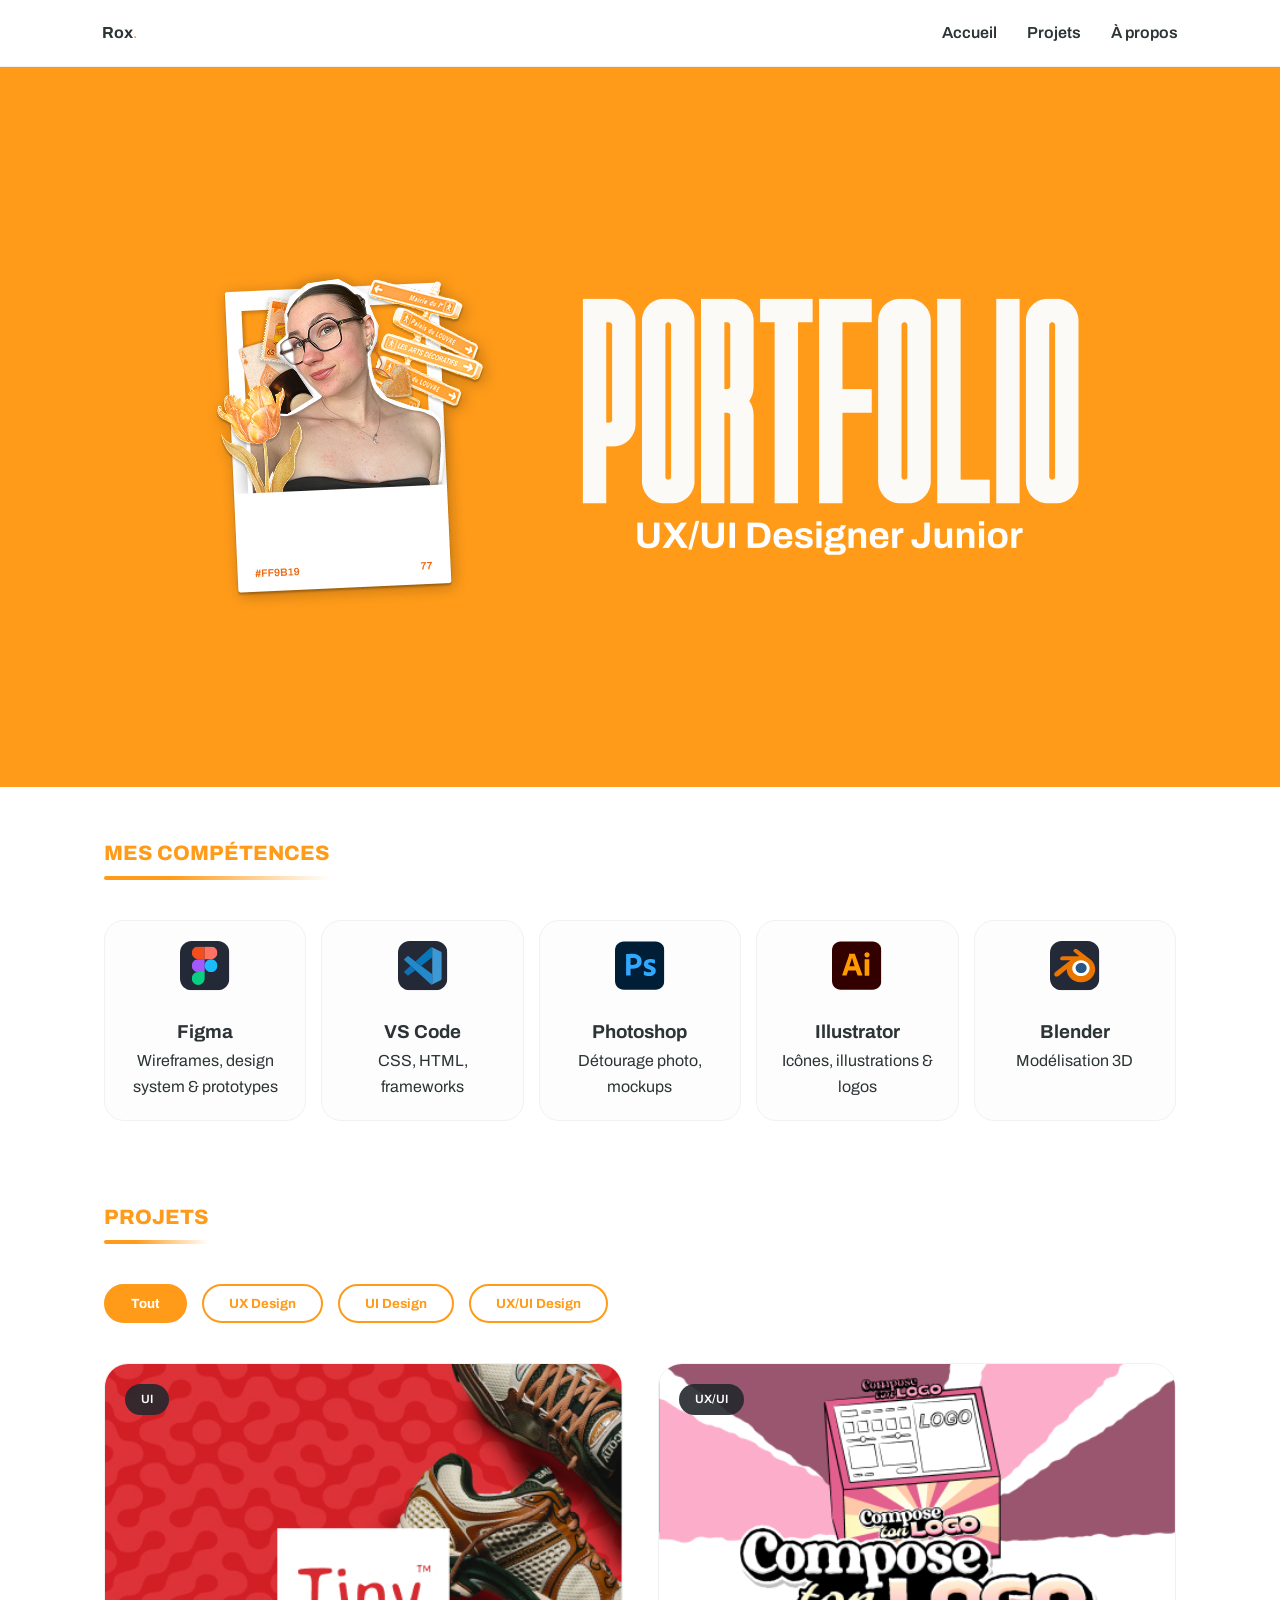
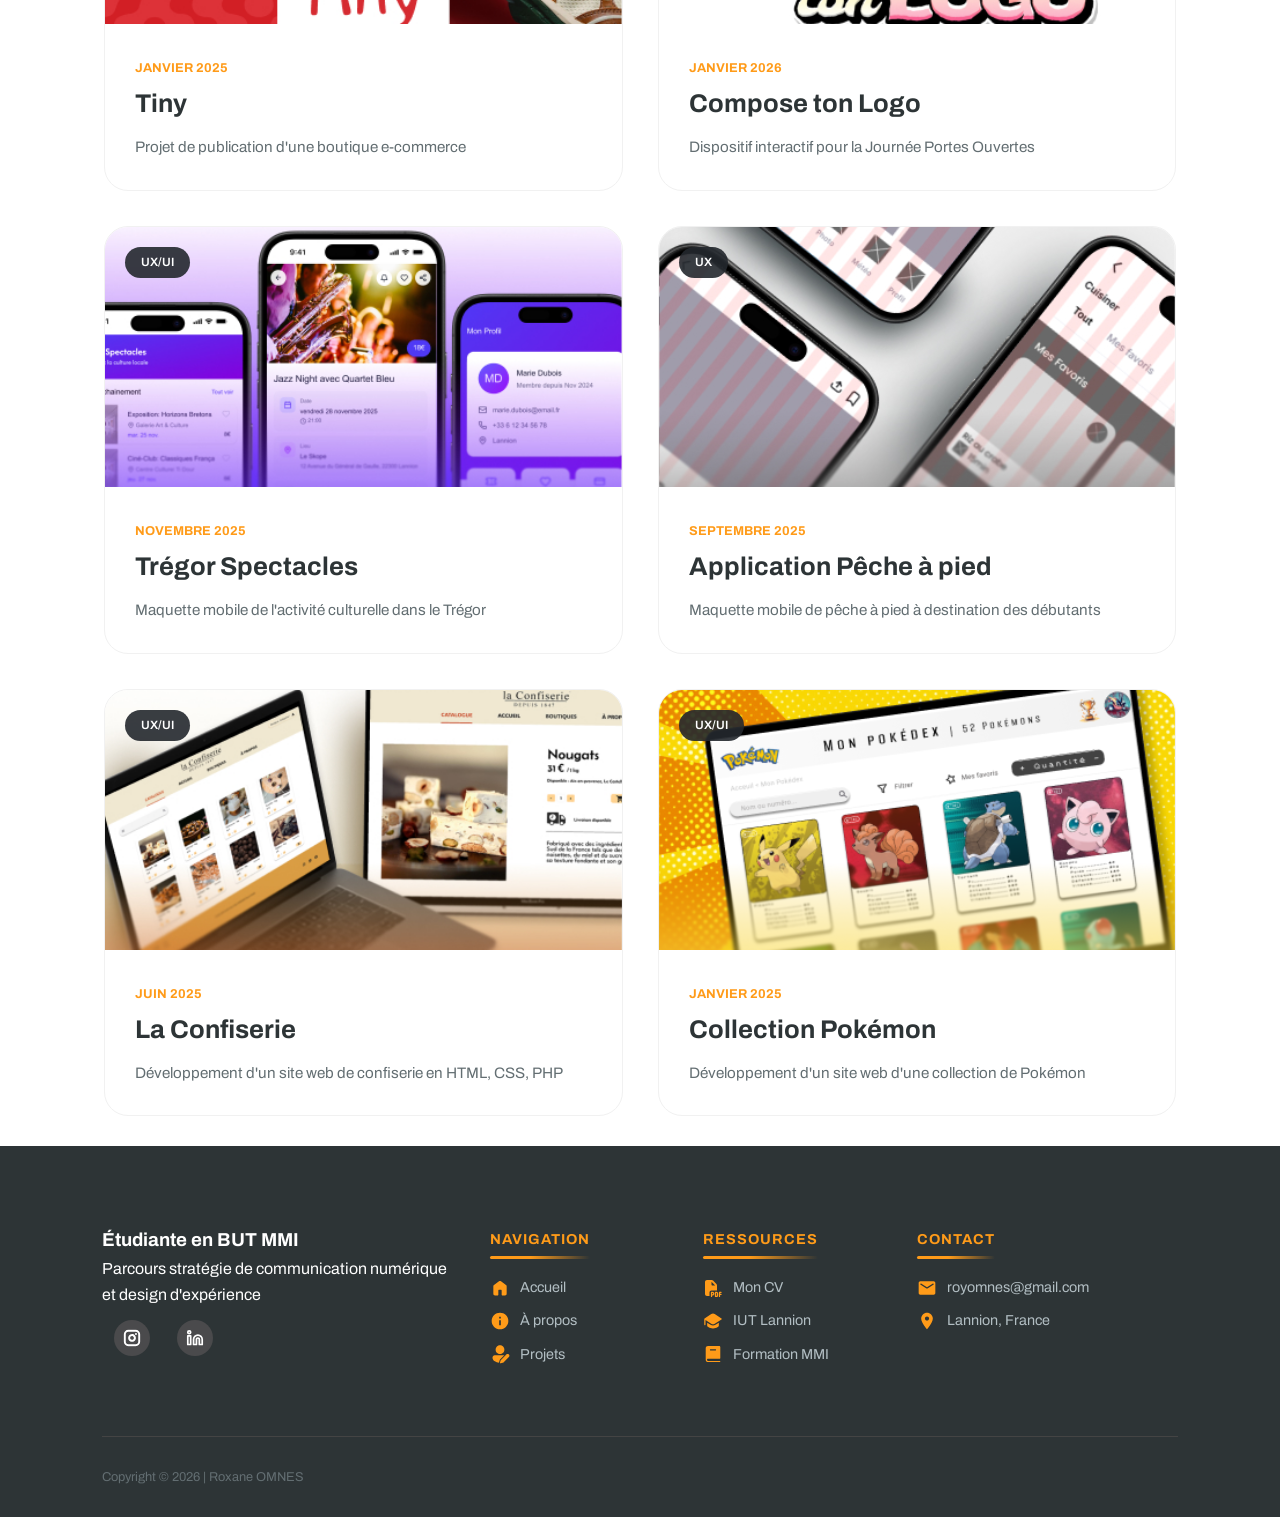
<file: index.html>
<!DOCTYPE html>
<html lang="fr">

<head>
    <meta charset="UTF-8">
    <meta name="viewport" content="width=device-width, initial-scale=1.0">
    <title>Portfolio UX/UI</title>
    <link href="https://fonts.googleapis.com/css2?family=Archivo:wght@300;400;600;800&display=swap" rel="stylesheet">
    <link rel="stylesheet" href="style.css">

</head>

<body>
    <header>
        <div class="logo">
            <strong>Rox</strong>
            <div class="dot">.</div>
            </div>
        <nav>
            <ul>
                <li><a data-key="nav-home" href="index.html#home">Accueil</a></li>
                <li><a data-key="nav-projects" href="index.html#projects">Projets</a></li>
                <li><a data-key="nav-about" href="a-propos.html">À propos</a></li>
               
            </ul>
        </nav>
        <button class="burger-menu" aria-label="Toggle menu">
            <span></span>
            <span></span>
            <span></span>
        </button>
    </header>

    <section id="home" class="hero">
        <div class="hero-container">
            <div class="hero-image">
                <img src="images/photo.png" alt="Roxane OMNES" id="heroPhoto">
            </div>
            <div class="hero-content">
                <img src="images/title.png" alt="Portfolio" class="hero-title-image">
            </div>
        </div>
    </section>

    <section id="skills" class="container">
        <h2 class="title" data-key="nav-skills">MES COMPÉTENCES</h2>
        <div class="skills-grid" id="skills-container"></div>
    </section>

    <section id="projects" class="container">
        <h2 class="title" data-key="nav-projects">MES PROJETS</h2>

        <div class="filter-container">
            <button class="filter-btn active" onclick="filterProjects('all', this)" data-key="filter-all">Tout</button>
            <button class="filter-btn" onclick="filterProjects('UX', this)" data-key="filter-ux">UX Design</button>
            <button class="filter-btn" onclick="filterProjects('UI', this)" data-key="filter-ui">UI Design</button>
            <button class="filter-btn" onclick="filterProjects('UX/UI', this)" data-key="filter-uxui">UX/UI Design</button>
        </div>

        <div class="projects-grid" id="projects-container"></div>
    </section>

    <footer class="footer">
        <div class="footer-grid">
            <div class="footer-brand">
                <h3 data-key="footer-desc-title">Étudiante en BUT MMI</h3>
                <p data-key="footer-desc-text">Parcours stratégie de communication numérique et design d'expérience</p>
                <div class="social-icons">
                    <a href="https://www.instagram.com/artheia._/"><img src="icons/icon_instagram.svg" alt="Instagram"
                            class="social-btn"></a>
                    <a href="https://www.linkedin.com/in/roxane-omnes/"><img src="icons/icon_linkedin.svg" alt="LinkedIn"
                            class="social-btn"></a>
                </div>
            </div>
            <div class="footer-col">
                <h4 class="footer-label">Navigation</h4>
                <div class="footer-link-group">
                    <a href="#home"><img src="icons/icon_accueil.svg" class="footer-icon"> <span
                            data-key="nav-home">Accueil</span></a>
                    <a href="a-propos.html"><img src="icons/icon_a-propos.svg" class="footer-icon"> <span data-key="nav-about">À
                            propos</span></a>
                    <a href="#projects"><img src="icons/icon_projets.svg" class="footer-icon"> <span
                            data-key="nav-projects">Projets</span></a>
                </div>
            </div>
            <div class="footer-col">
                <h4 class="footer-label">Ressources</h4>
                <div class="footer-link-group">
                    <a href="images/CV_OMNES_Roxane_UXUI.pdf" target="_blank"><img src="icons/icon_cv.svg" class="footer-icon"> Mon CV</a>
                    <a href="https://iut-lannion.univ-rennes.fr/"><img src="icons/icon_iut.svg" class="footer-icon"> IUT
                        Lannion</a>
                    <a
                        href="https://www.onisep.fr/ressources/univers-formation/formations/post-bac/but-metiers-du-multimedia-et-de-l-internet-parcours-strategie-de-communication-numerique-et-design-d-experience"><img
                            src="icons/icon_mmi.svg" class="footer-icon"> Formation MMI</a>
                </div>
            </div>
            <div class="footer-col">
                <h4 class="footer-label">Contact</h4>
                <div class="footer-link-group">
                    <p><img src="icons/icon_mail.svg" class="footer-icon"> royomnes@gmail.com</p>
                    <p><img src="icons/icon_location.svg" class="footer-icon"> Lannion, France</p>
                </div>
            </div>
        </div>
        <div class="footer-bottom">
            <p>Copyright © 2026 | Roxane OMNES</p>
        </div>
    </footer>

    
    <script src="script.js"></script>
</body>

</html>
</file>
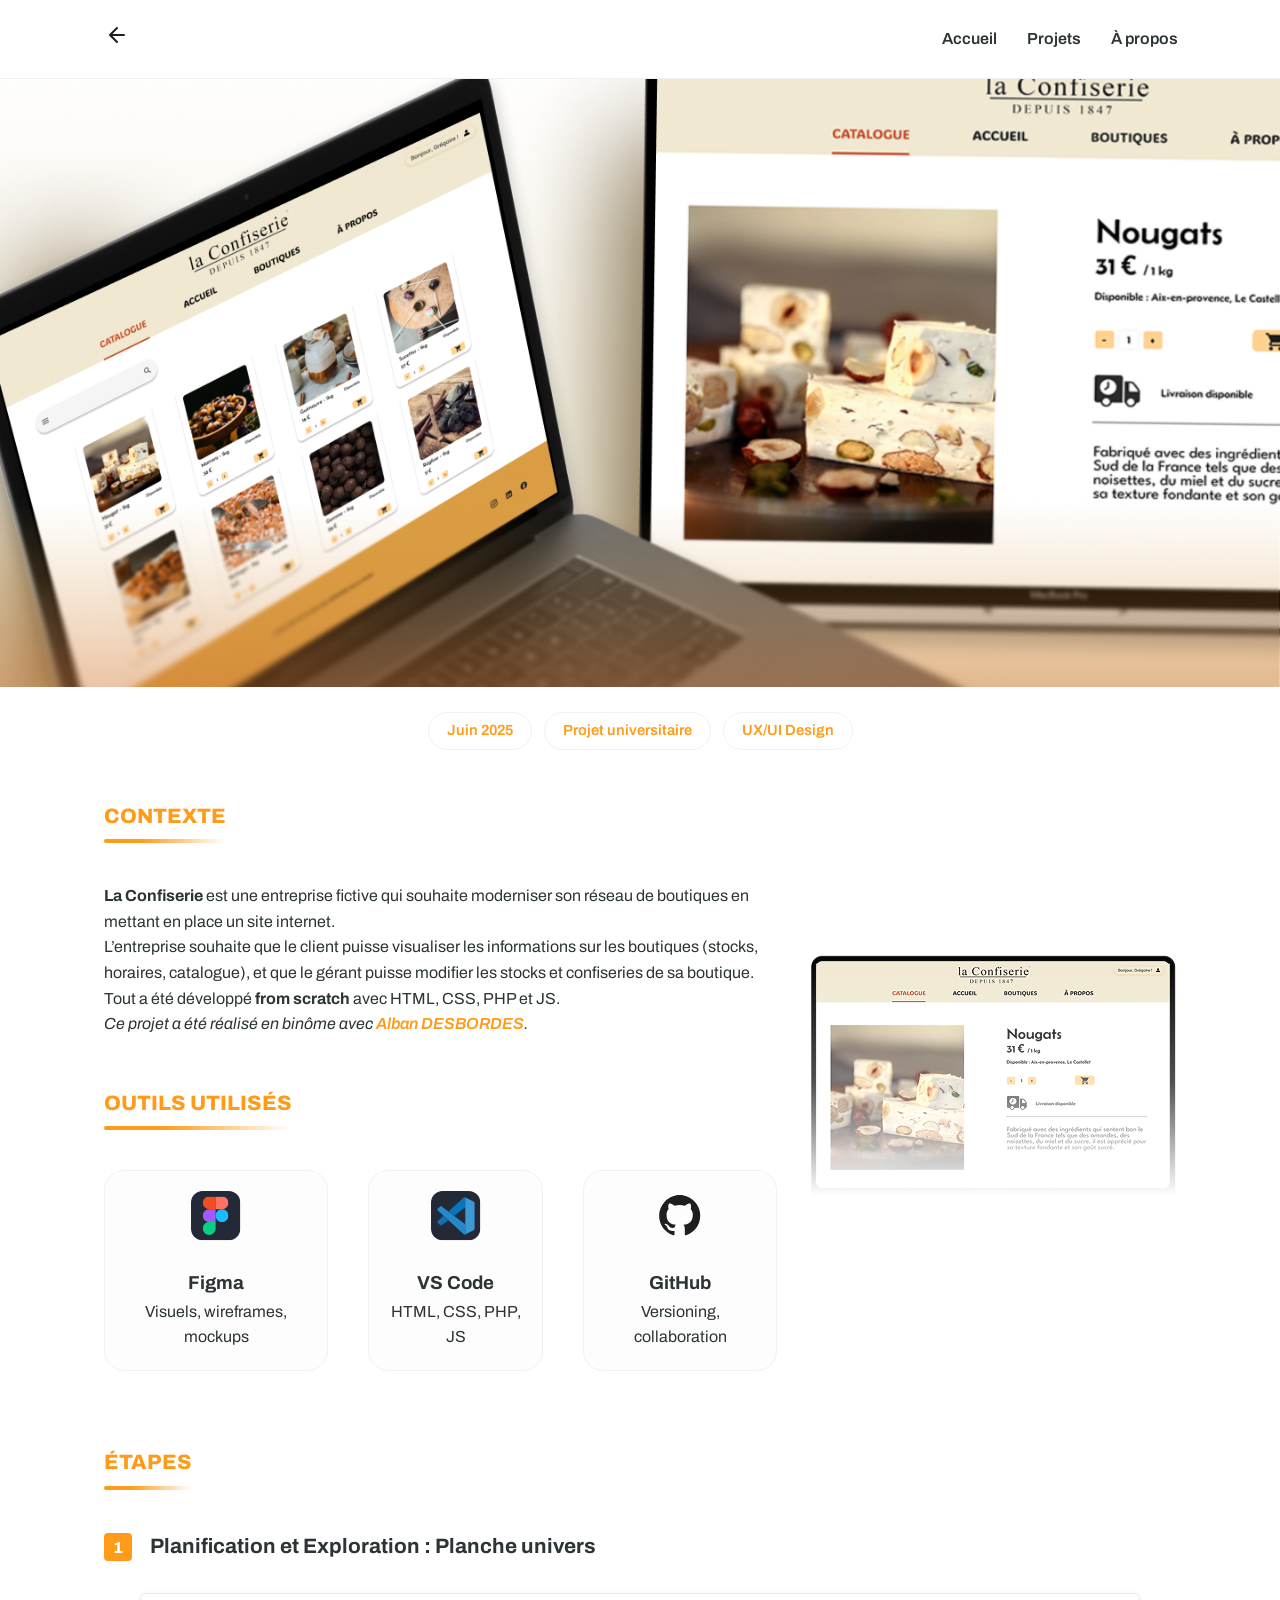
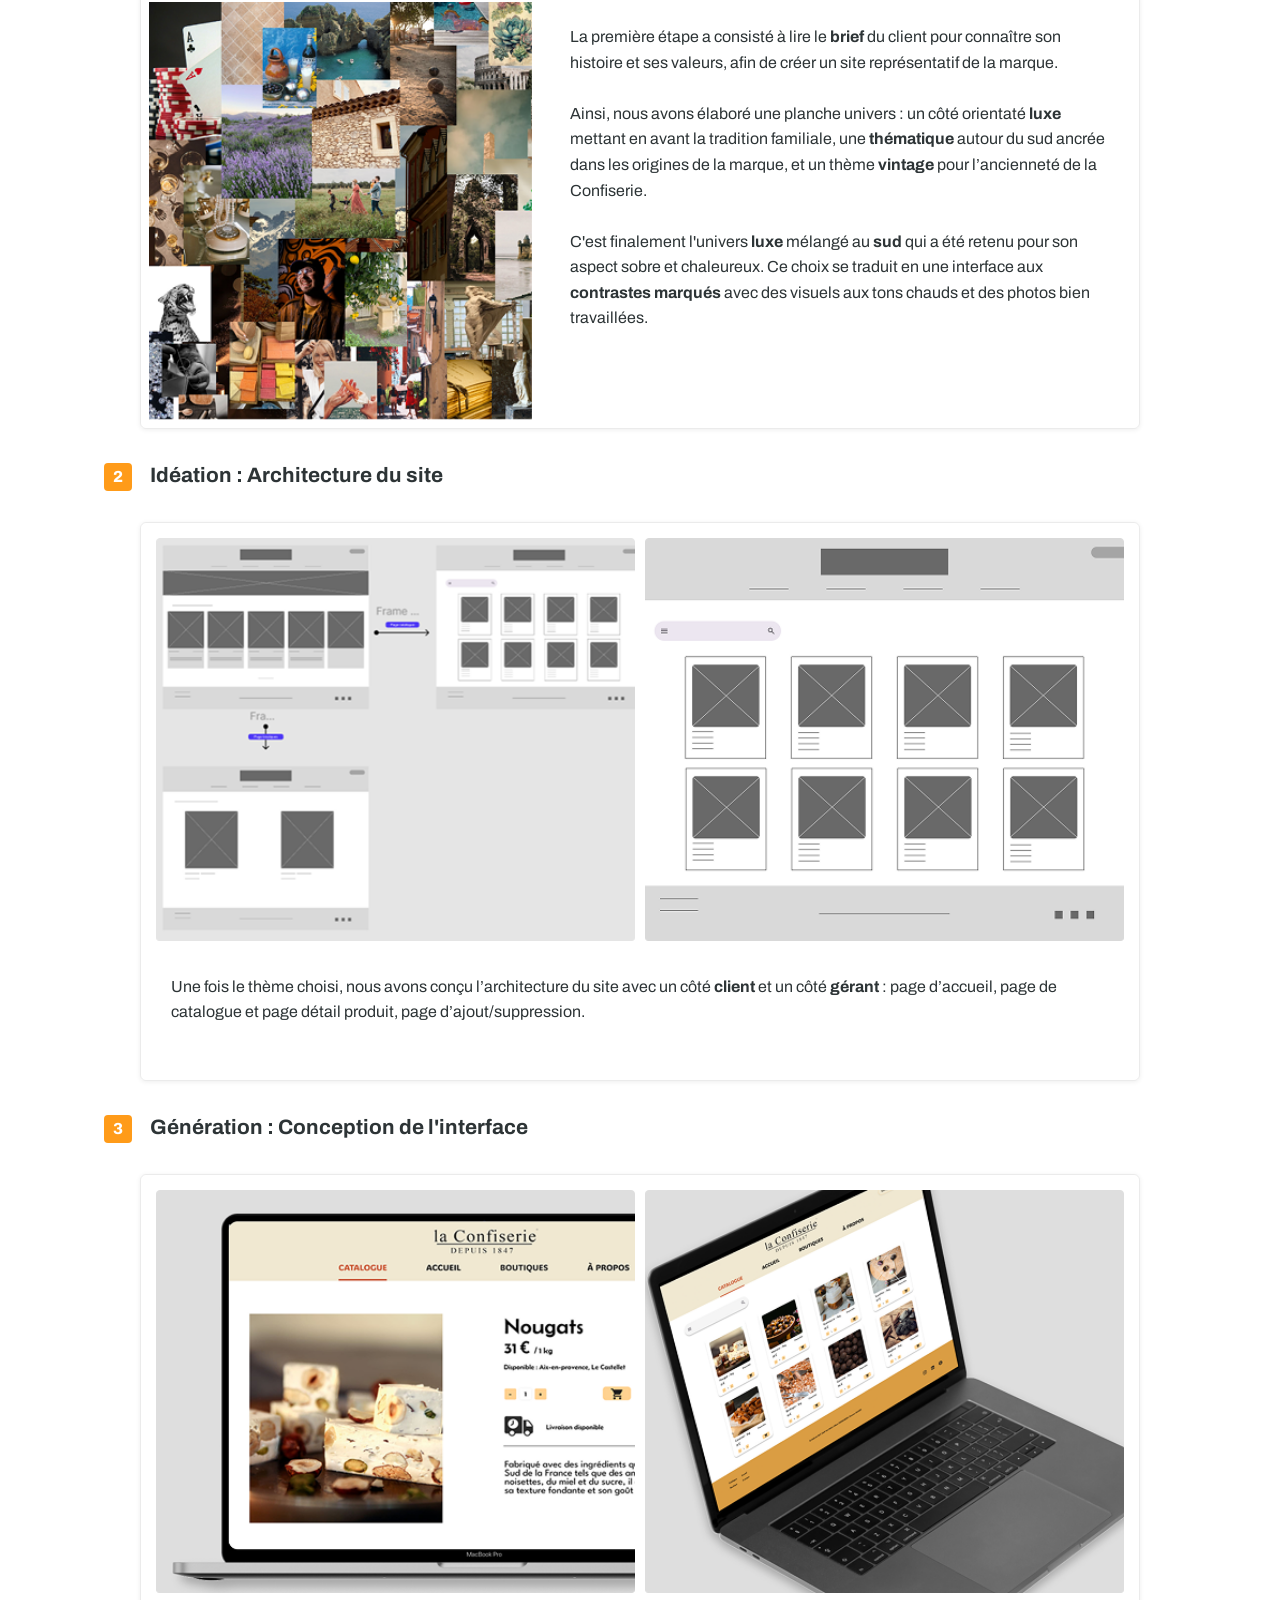
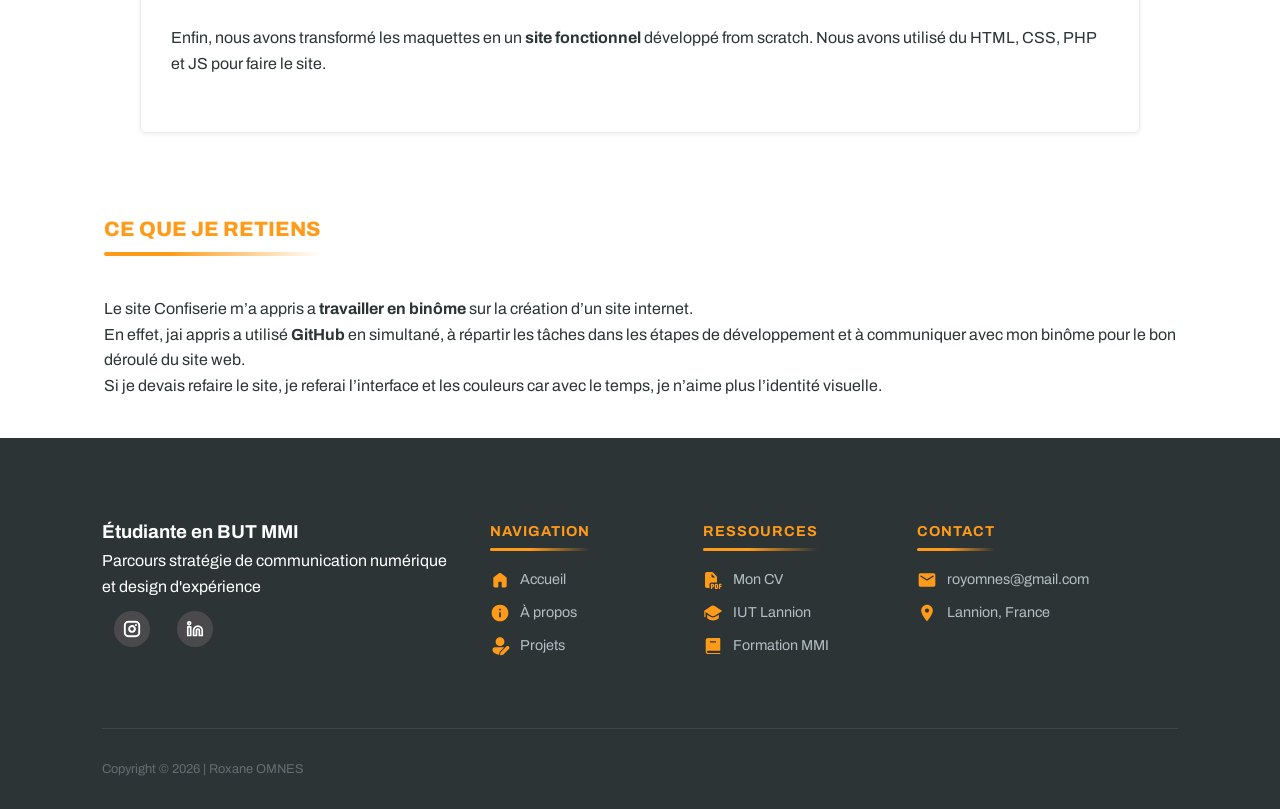
<file: la-confiserie.html>
<!DOCTYPE html>
<html lang="en">

<head>
    <meta charset="UTF-8">
    <meta name="viewport" content="width=device-width, initial-scale=1.0">
    <title>La Confiserie</title>
    <link href="https://fonts.googleapis.com/css2?family=Archivo:wght@300;400;600;800&display=swap" rel="stylesheet">
    <link rel="stylesheet" href="style-projets.css">
    <link rel="stylesheet" href="style.css">

</head>

<body>
    <header>
        <div class="arrow">
            <a href="index.html">
                <img src="arrow-left.svg">
            </a>
        </div>
        <nav>
            <ul>
                <li><a data-key="nav-home" href="index.html#home">Accueil</a></li>
                <li><a data-key="nav-projects" href="index.html#projects">Projets</a></li>
                <li><a data-key="nav-about" href="a-propos.html">À propos</a></li>
               
            </ul>
        </nav>
        <button class="burger-menu" aria-label="Toggle menu">
            <span></span>
            <span></span>
            <span></span>
        </button>
    </header>

    <main>
        <section class="projets-hero">
            <div class="projets-cover">
                <img src="images/cf-cover.png" alt="Pêche à pied Cover">
            </div>
        </section>

        <div class="projet-details">
            <div class="detail">Juin 2025</div>
            <div class="detail">Projet universitaire</div>
            <div class="detail">UX/UI Design</div>
        </div>

        <section class="container">
            <div class="context-grid">
                <div class="texte-contexte">
                    <h2 class="title">CONTEXTE</h2>
                    <p><strong>La Confiserie</strong> est une entreprise fictive qui souhaite moderniser son réseau de
                        boutiques en
                        mettant en place un site internet.
                        <br>
                        L’entreprise souhaite que le client puisse visualiser les informations sur les boutiques
                        (stocks, horaires, catalogue), et que le gérant puisse modifier les stocks et confiseries de sa
                        boutique.
                        <br>
                        Tout a été développé <strong>from scratch</strong> avec HTML, CSS, PHP et JS.
                    </p>
                    <p class="binome">Ce projet a été réalisé en binôme avec <a
                            href="https://https://www.linkedin.com/in/alban-desbordes/" target="_blank">Alban
                            DESBORDES</a>.
                    </p>
                    <h2 class="title">OUTILS UTILISÉS</h2>
                    <div class="tools-flex">
                        <div class="skill-card">
                            <img src="icons/icon_figma.svg" alt="Figma" class="skill-icon">
                            <h3>Figma</h3>
                            <p>Visuels, wireframes, mockups</p>
                        </div>
                        <div class="skill-card">
                            <img src="icons/icon_vscode.svg" alt="VS Code" class="skill-icon">
                            <h3>VS Code</h3>
                            <p>HTML, CSS, PHP, JS</p>
                        </div>
                        <div class="skill-card">
                            <img src="icons/icon_github.svg" alt="GitHub" class="skill-icon">
                            <h3>GitHub</h3>
                            <p>Versioning, collaboration</p>
                        </div>
                    </div>
                    <br>
                </div>
                <div class="contexte-mockup">
                    <img src="images/c-mockup.png" alt="" class="img-fluid">
                </div>
            </div>

            <section class="etapes">
                <h2 class="title">étapes</h2>
                <div class="step-item">
                    <span class="step-badge">1</span>
                    <h3>Planification et Exploration : <strong>Planche</strong> univers</h3>
                    <section class="section-image-texte-container">
                        <div class="image-part">
                            <img src="images/cf-univers.png" alt="Planche univers">
                        </div>
                        <div class="card-project-description">
                            <div class="text-part">
                                <p class="text-part-paragraph">
                                    La première étape a consisté à lire le <strong>brief</strong> du client pour
                                    connaître son histoire
                                    et ses valeurs, afin de créer un site représentatif de la marque.
                                    <br><br>
                                    Ainsi, nous avons élaboré une planche univers : un côté orientaté
                                    <strong>luxe</strong> mettant en
                                    avant la tradition familiale, une <strong>thématique</strong> autour du sud ancrée
                                    dans les origines
                                    de la marque, et un thème <strong>vintage</strong> pour l’ancienneté de la
                                    Confiserie.
                                    <br><br>
                                    C'est finalement l'univers <strong>luxe</strong> mélangé au <strong>sud</strong> qui
                                    a été retenu pour son
                                    aspect sobre et chaleureux.

                                    Ce choix se traduit en une interface aux <strong>contrastes marqués</strong> avec
                                    des visuels aux
                                    tons chauds et des photos bien travaillées.
                                </p>
                            </div>
                        </div>
                    </section>
                </div>
                <div class="step-item">
                    <span class="step-badge">2</span>
                    <h3>Idéation : <strong>Architecture</strong> du site</h3>
                    <section class="section-image-texte-container vertical-layout">
                        <div class="image-part-double">
                            <div class="img-wrapper">
                                <img src="images/cf-wireframe-1.png" alt="Wireframe">
                            </div>
                            <div class="img-wrapper">
                                <img src="images/cf-wireframe-2.png" alt="Wireframe">
                            </div>
                        </div>

                        <div class="card-project-description">
                            <div class="text-part">
                                <p class="text-part-paragraph">
                                    Une fois le thème choisi, nous avons conçu l’architecture du site avec un côté
                                    <strong>client</strong> et un côté <strong>gérant</strong> : page d’accueil,
                                    page de catalogue et page détail
                                    produit, page d’ajout/suppression.
                                </p>
                            </div>
                        </div>
                    </section>
                </div>


                <div class="step-item">
                    <span class="step-badge">3</span>
                    <h3>Génération : <strong>Conception</strong> de l'interface</h3>
                    <section class="section-image-texte-container vertical-layout">
                        <div class="image-part-double">
                            <div class="img-wrapper">
                                <img src="images/cf-interface-1.png" alt="Interface">
                            </div>
                            <div class="img-wrapper">
                                <img src="images/cf-interface-2.png" alt="Interface">
                            </div>
                        </div>

                        <div class="card-project-description">
                            <div class="text-part">
                                <p class="text-part-paragraph">
                                    Enfin, nous avons transformé les maquettes en un <strong>site
                                        fonctionnel</strong> développé from
                                    scratch. Nous avons utilisé du HTML, CSS, PHP et JS pour faire le site.
                                </p>
                            </div>
                        </div>
                    </section>
                </div>
            </section>

            <section class="conclusion">
                <h2 class="title">CE QUE JE RETIENS</h2>
                <p>Le site Confiserie m’a appris a <strong>travailler en binôme</strong> sur la création d’un site internet.
                    <br>
                    En effet, jai appris a utilisé <strong>GitHub</strong> en simultané, à répartir les tâches dans les
                    étapes de
                    développement et à communiquer avec mon binôme pour le bon déroulé du site web.
                    <br>
                    Si je devais refaire le site, je referai l’interface et les couleurs car avec le temps, je n’aime
                    plus l’identité visuelle.
                </p>
            </section>
        </section>
    </main>

    <footer class="footer">
        <div class="footer-grid">
            <div class="footer-brand">
                <h3 data-key="footer-desc-title">Étudiante en BUT MMI</h3>
                <p data-key="footer-desc-text">Parcours stratégie de communication numérique et design d'expérience</p>
                <div class="social-icons">
                    <a href="https://www.instagram.com/artheia._/"><img src="icons/icon_instagram.svg" alt="Instagram"
                            class="social-btn"></a>
                    <a href="https://www.linkedin.com/in/roxane-omnes/"><img src="icons/icon_linkedin.svg" alt="LinkedIn"
                            class="social-btn"></a>
                </div>
            </div>
            <div class="footer-col">
                <h4 class="footer-label">Navigation</h4>
                <div class="footer-link-group">
                    <a href="#home"><img src="icons/icon_accueil.svg" class="footer-icon"> <span
                            data-key="nav-home">Accueil</span></a>
                    <a href="a-propos.html"><img src="icons/icon_a-propos.svg" class="footer-icon"> <span data-key="nav-about">À
                            propos</span></a>
                    <a href="#projects"><img src="icons/icon_projets.svg" class="footer-icon"> <span
                            data-key="nav-projects">Projets</span></a>
                </div>
            </div>
            <div class="footer-col">
                <h4 class="footer-label">Ressources</h4>
                <div class="footer-link-group">
                    <a href="images/CV_OMNES_Roxane_UXUI.pdf" target="_blank"><img src="icons/icon_cv.svg" class="footer-icon"> Mon CV</a>
                    <a href="https://iut-lannion.univ-rennes.fr/"><img src="icons/icon_iut.svg" class="footer-icon"> IUT
                        Lannion</a>
                    <a
                        href="https://www.onisep.fr/ressources/univers-formation/formations/post-bac/but-metiers-du-multimedia-et-de-l-internet-parcours-strategie-de-communication-numerique-et-design-d-experience"><img
                            src="icons/icon_mmi.svg" class="footer-icon"> Formation MMI</a>
                </div>
            </div>
            <div class="footer-col">
                <h4 class="footer-label">Contact</h4>
                <div class="footer-link-group">
                    <p><img src="icons/icon_mail.svg" class="footer-icon"> royomnes@gmail.com</p>
                    <p><img src="icons/icon_location.svg" class="footer-icon"> Lannion, France</p>
                </div>
            </div>
        </div>
        <div class="footer-bottom">
            <p>Copyright © 2026 | Roxane OMNES</p>
        </div>
    </footer>
    <script src="script.js"></script>
</body>

</html>
</file>
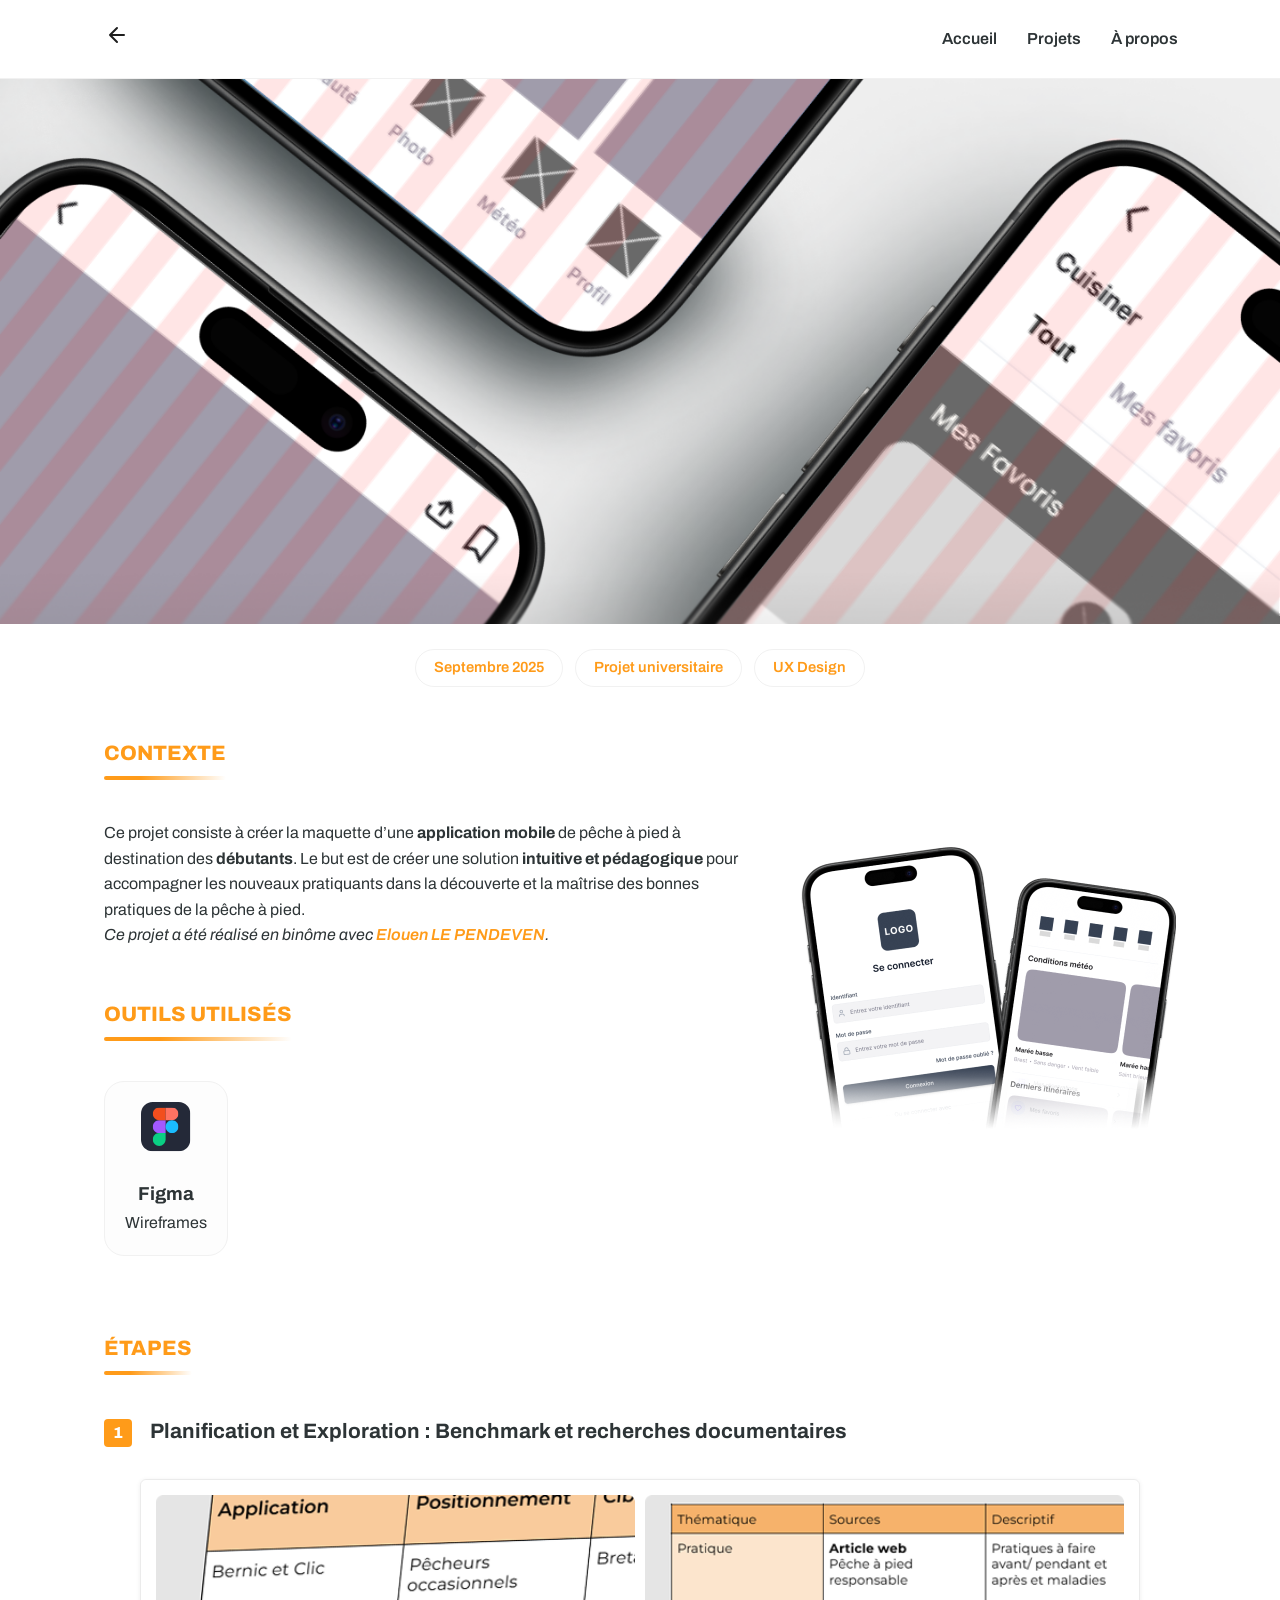
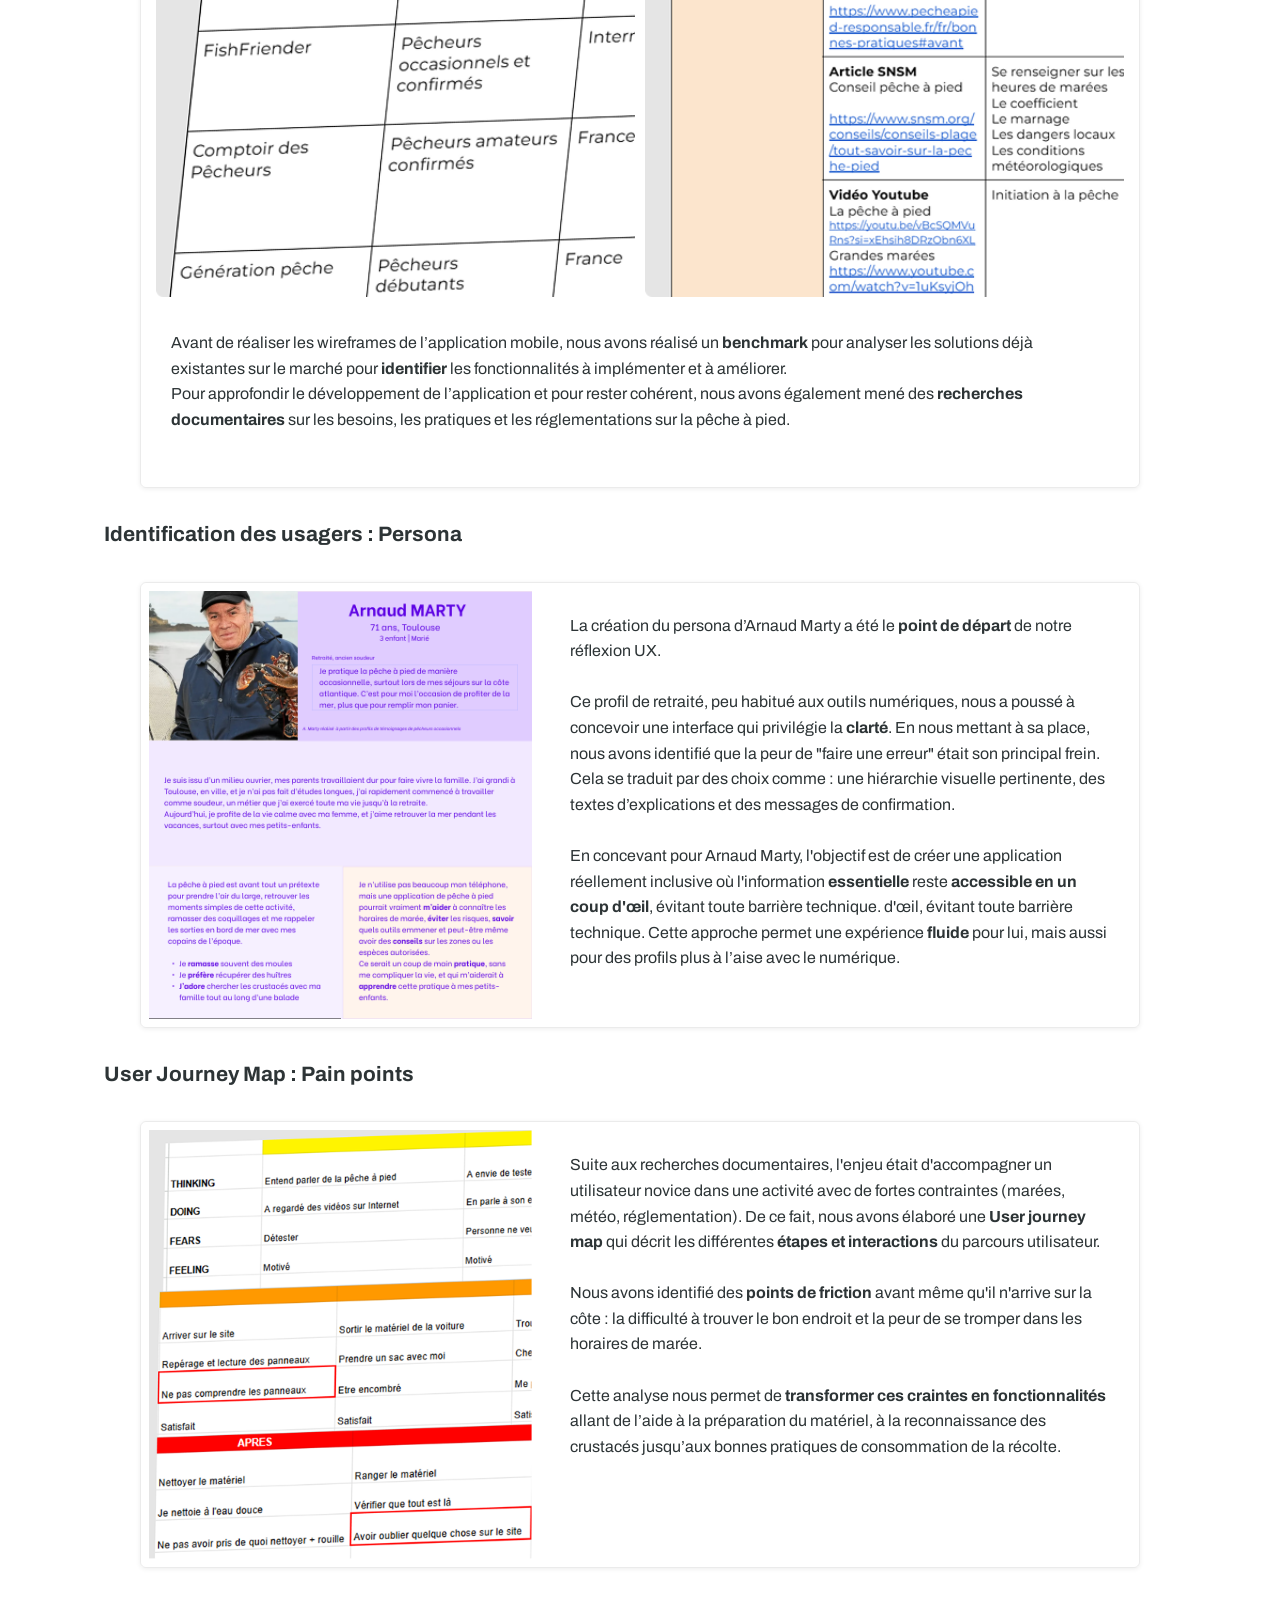
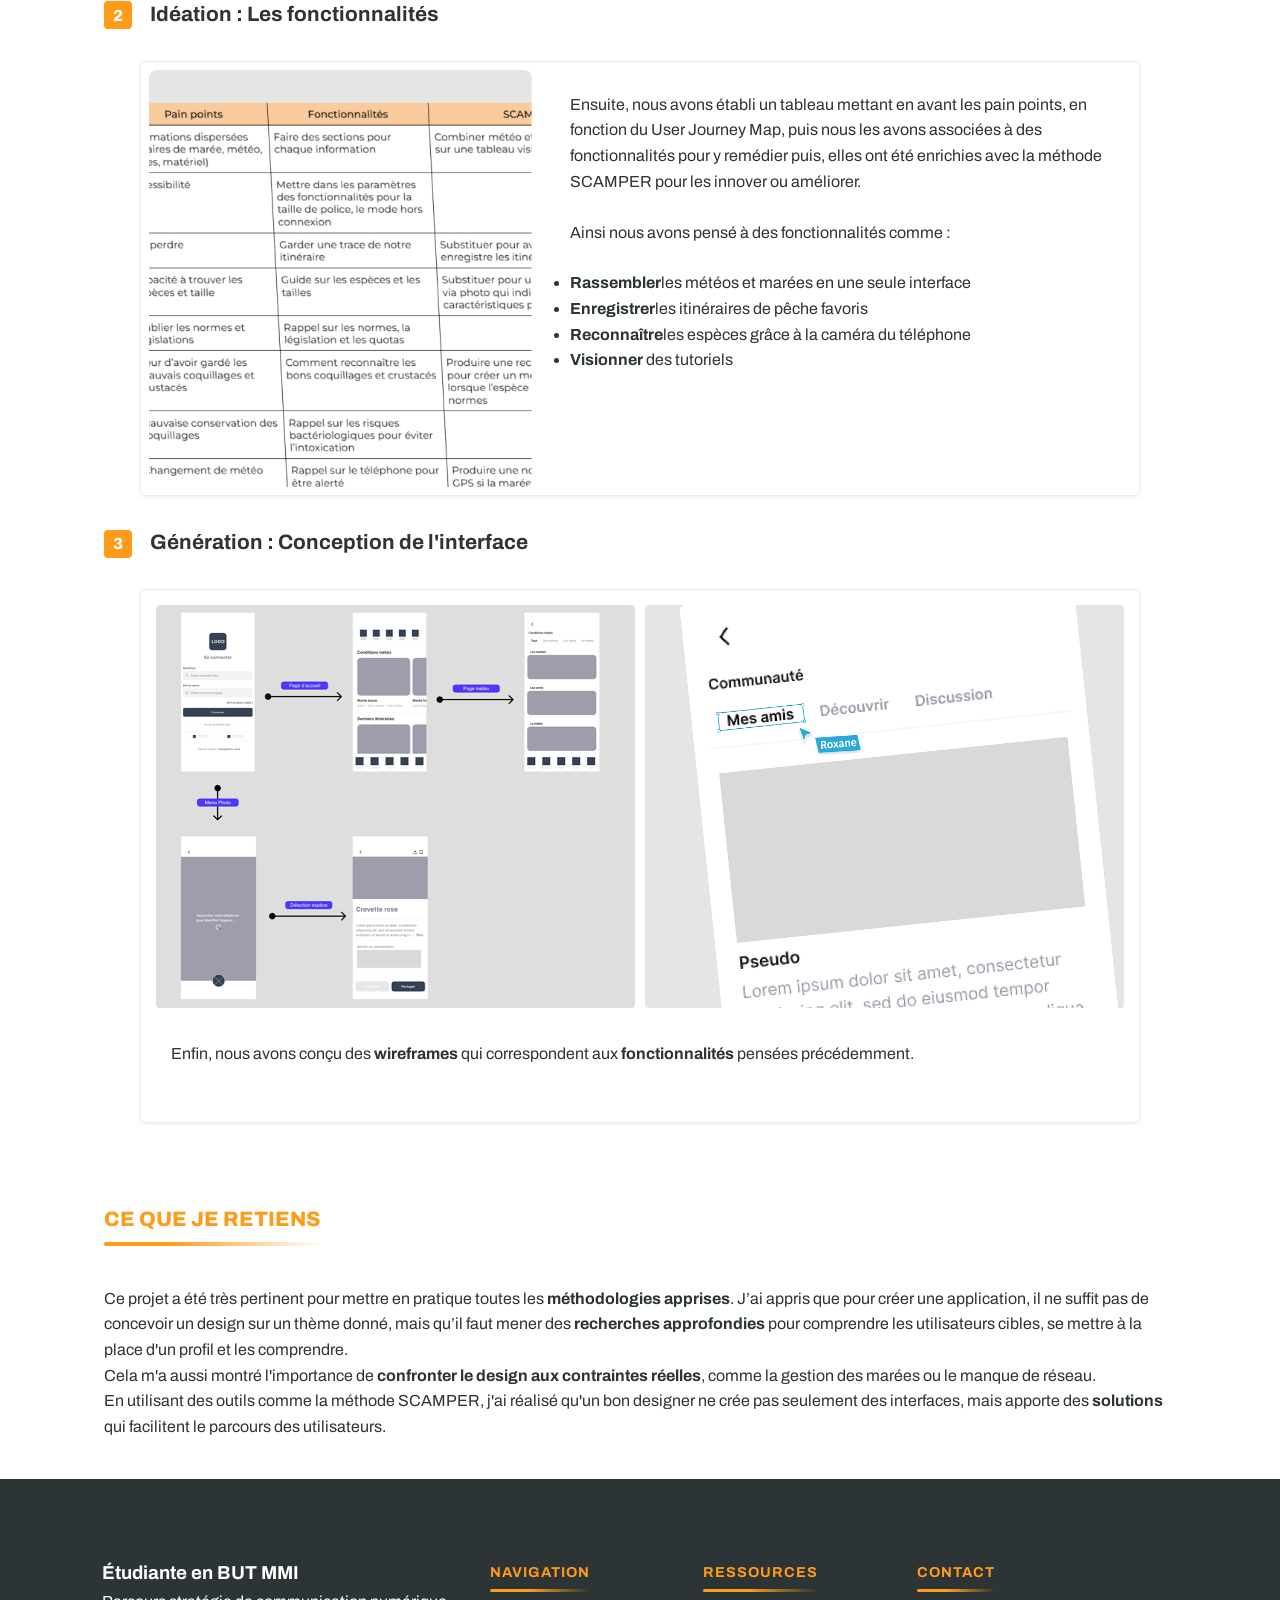
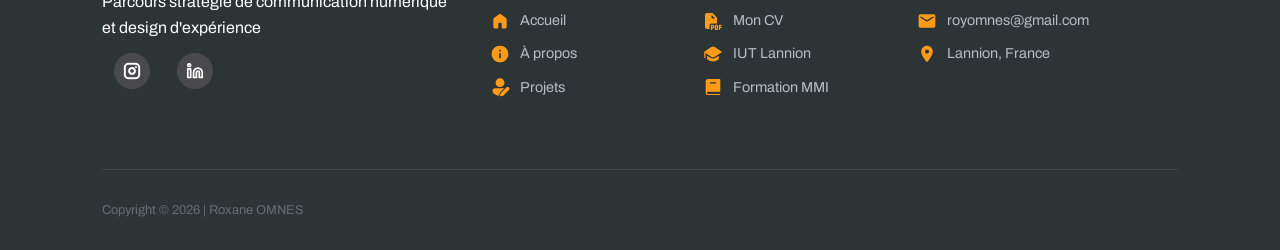
<file: peche-a-pied.html>
<!DOCTYPE html>
<html lang="en">

<head>
    <meta charset="UTF-8">
    <meta name="viewport" content="width=device-width, initial-scale=1.0">
    <title>Pêche à pied</title>
    <link href="https://fonts.googleapis.com/css2?family=Archivo:wght@300;400;600;800&display=swap" rel="stylesheet">
    <link rel="stylesheet" href="style-projets.css">
    <link rel="stylesheet" href="style.css">
    <link rel="icon" type="image/x-icon" href="favicon.ico">

</head>

<body>
    <header>
        <div class="arrow">
            <a href="index.html">
                <img src="arrow-left.svg">
            </a>
        </div>
        <nav>
            <ul>
                <li><a data-key="nav-home" href="index.html#home">Accueil</a></li>
                <li><a data-key="nav-projects" href="index.html#projects">Projets</a></li>
                <li><a data-key="nav-about" href="a-propos.html">À propos</a></li>
               
            </ul>
        </nav>
        <button class="burger-menu" aria-label="Toggle menu">
            <span></span>
            <span></span>
            <span></span>
        </button>
    </header>
    <main>
        <section class="projets-hero">
            <div class="projets-cover">
                <img src="images/pap-cover.png" alt="Pêche à pied Cover">
            </div>
        </section>

        <div class="projet-details">
            <div class="detail">Septembre 2025</div>
            <div class="detail">Projet universitaire</div>
            <div class="detail">UX Design</div>
        </div>

        <section class="container">
            <div class="context-grid">
                <div class="texte-contexte">
                    <h2 class="title">CONTEXTE</h2>
                    <p>Ce projet consiste à créer la maquette d’une <strong>application mobile</strong> de pêche à pied
                        à destination des
                        <strong>débutants</strong>.
                        Le but est de créer une solution <strong>intuitive et pédagogique</strong> pour accompagner les
                        nouveaux
                        pratiquants dans la découverte et la maîtrise des bonnes pratiques de la pêche à pied.
                    </p>
                    <p class="binome">Ce projet a été réalisé en binôme avec <a
                            href="https://www.linkedin.com/in/elouen-le-pendeven-335992339/?originalSubdomain=fr"
                            target="_blank">Elouen LE PENDEVEN</a>.
                    </p>
                    <h2 class="title">OUTILS UTILISÉS</h2>
                    <div class="tools-flex">
                        <div class="skill-card">
                            <img src="icons/icon_figma.svg" alt="Figma" class="skill-icon">
                            <h3>Figma</h3>
                            <p>Wireframes</p>
                        </div>
                    </div>
                    <br>
                </div>
                <div class="contexte-mockup">
                    <img src="images/pap-mockup.png" alt="" class="img-fluid">
                </div>
            </div>
            <section class="etapes">
                <h2 class="title">étapes</h2>
                <div class="step-item">
                    <span class="step-badge">1</span>
                    <h3>Planification et Exploration : <strong>Benchmark</strong> et recherches documentaires</h3>
                    <section class="section-image-texte-container vertical-layout">
                        <div class="image-part-double">
                            <div class="img-wrapper">
                                <img src="images/pap-benchmark.png" alt="Benchmark">
                            </div>
                            <div class="img-wrapper">
                                <img src="images/pap-documentation.png" alt="Documentation">
                            </div>
                        </div>

                        <div class="card-project-description">
                            <div class="text-part">
                                <p class="text-part-paragraph">
                                    Avant de réaliser les wireframes de l’application mobile, nous avons réalisé un
                                    <strong>benchmark</strong> pour analyser les solutions déjà existantes sur le marché
                                    pour <strong>identifier</strong>
                                    les fonctionnalités à implémenter et à améliorer.
                                    <br>
                                    Pour approfondir le développement de l’application et pour rester cohérent, nous
                                    avons également mené des <strong>recherches documentaires</strong> sur les besoins,
                                    les pratiques et
                                    les réglementations sur la pêche à pied. 
                                </p>
                            </div>
                        </div>
                    </section>

                    <div class="step-item">
                        <h3>Identification des usagers : <strong>Persona</strong></h3>
                        <section class="section-image-texte-container">
                            <div class="image-part">
                                <img src="images/pap-persona.png" alt="Persona Arnaud Marty">
                            </div>
                            <div class="card-project-description">
                                <div class="text-part">
                                    <p class="text-part-paragraph">
                                        La création du persona d’Arnaud Marty a été le <STRONG>point de départ</STRONG>
                                        de notre
                                        réflexion UX.
                                        <br>
                                        <br>
                                        Ce profil de retraité, peu habitué aux outils numériques, nous a poussé à
                                        concevoir une interface qui privilégie la <strong>clarté</strong>.
                                        En nous mettant à sa place, nous avons identifié que la peur de "faire une
                                        erreur" était son principal frein. Cela se traduit par des choix comme : une
                                        hiérarchie visuelle pertinente, des textes d’explications et des messages de
                                        confirmation.
                                        <br>
                                        <br>
                                        En concevant pour Arnaud Marty, l'objectif est de créer une application
                                        réellement inclusive où l'information <strong>essentielle</strong> reste
                                        <strong>accessible en un coup d'œil</strong>, évitant toute barrière technique.
                                        d'œil, évitant toute barrière technique.
                                        Cette approche permet une expérience <strong>fluide</strong> pour lui, mais
                                        aussi pour des
                                        profils plus à l’aise avec le numérique.
                                    </p>
                                </div>
                            </div>
                        </section>
                    </div>

                    <div class="step-item">
                        <h3>User Journey Map : <strong>Pain points</strong></h3>
                        <section class="section-image-texte-container">
                            <div class="image-part">
                                <img src="images/pap-pain-points.png" alt="Pain points">
                            </div>
                            <div class="card-project-description">
                                <div class="text-part">
                                    <p class="text-part-paragraph">
                                        Suite aux recherches documentaires, l'enjeu était d'accompagner un utilisateur
                                        novice dans une activité avec de fortes contraintes (marées, météo,
                                        réglementation). De ce fait, nous avons élaboré une <strong>User journey
                                            map</strong> qui décrit
                                        les différentes <strong>étapes et interactions</strong> du parcours utilisateur.

                                        <br>
                                        <br>
                                        Nous avons identifié des <strong>points de friction</strong> avant même qu'il
                                        n'arrive sur la
                                        côte : la difficulté à trouver le bon endroit et la peur de se tromper dans les
                                        horaires de marée.
                                        <br>
                                        <br>

                                        Cette analyse nous permet de <strong>transformer ces craintes en
                                            fonctionnalités</strong> allant
                                        de l’aide à la préparation du matériel, à la reconnaissance des crustacés
                                        jusqu’aux bonnes pratiques de consommation de la récolte.
                                    </p>
                                </div>
                            </div>
                        </section>
                    </div>

                    <div class="step-item">
                        <span class="step-badge">2</span>
                        <h3>Idéation : <strong>Les fonctionnalités</strong></h3>
                        <section class="section-image-texte-container">
                            <div class="image-part">
                                <img src="images/pap-scamper.png" alt="Méthode scamper">
                            </div>
                            <div class="card-project-description">
                                <div class="text-part">
                                    <p class="text-part-paragraph">
                                        Ensuite, nous avons établi un tableau mettant en avant les pain points, en
                                        fonction du User Journey Map, puis nous les avons associées à des
                                        fonctionnalités pour y remédier puis, elles ont été enrichies avec la méthode
                                        SCAMPER pour les innover ou améliorer.
                                        <br>
                                        <br>
                                        Ainsi nous avons pensé à des fonctionnalités comme :
                                    </p>
                                    <ul>
                                        <li><strong>Rassembler</strong>les météos et marées en une seule interface</li>
                                        <li><strong>Enregistrer</strong>les itinéraires de pêche favoris</li>
                                        <li><strong>Reconnaître</strong>les espèces grâce à la caméra du téléphone</li>
                                        <li><strong>Visionner</strong> des tutoriels</li>
                                    </ul>
                                </div>
                            </div>
                        </section>
                    </div>

                    <div class="step-item">
                        <span class="step-badge">3</span>
                        <h3>Génération : <strong>Conception</strong> de l'interface</h3>
                        <section class="section-image-texte-container vertical-layout">
                            <div class="image-part-double">
                                <div class="img-wrapper">
                                    <img src="images/pap-wireframe-1.png" alt="Wireframe">
                                </div>
                                <div class="img-wrapper">
                                    <img src="images/pap-wireframe-2.png" alt="Wireframe">
                                </div>
                            </div>

                            <div class="card-project-description">
                                <div class="text-part">
                                    <p class="text-part-paragraph">
                                        Enfin, nous avons conçu des <strong>wireframes</strong> qui correspondent aux <strong>fonctionnalités</strong>
                                        pensées précédemment.
                                         
                                    </p>
                                </div>
                            </div>
                        </section>
                    </div>

            </section>

            <section class="conclusion">
                <h2 class="title">CE QUE JE RETIENS</h2>
                <p>Ce projet a été très pertinent pour mettre en pratique toutes les <strong>méthodologies apprises</strong>.
                    J’ai appris que pour créer une application, il ne suffit pas de concevoir un design sur un thème
                    donné, mais qu’il faut mener des <strong>recherches approfondies</strong> pour comprendre les utilisateurs cibles, se
                    mettre à la place d'un profil et les comprendre.
<br>
                    Cela m'a aussi montré l'importance de <strong>confronter le design aux contraintes réelles</strong>, comme la
                    gestion des marées ou le manque de réseau. 
                    <br>En utilisant des outils comme la méthode SCAMPER, j'ai
                    réalisé qu'un bon designer ne crée pas seulement des interfaces, mais apporte des <strong>solutions</strong> qui
                    facilitent le parcours des utilisateurs.
                </p>

            </section>
    </main>
    <footer class="footer">
        <div class="footer-grid">
            <div class="footer-brand">
                <h3 data-key="footer-desc-title">Étudiante en BUT MMI</h3>
                <p data-key="footer-desc-text">Parcours stratégie de communication numérique et design d'expérience</p>
                <div class="social-icons">
                    <a href="https://www.instagram.com/artheia._/"><img src="icons/icon_instagram.svg" alt="Instagram"
                            class="social-btn"></a>
                    <a href="https://www.linkedin.com/in/roxane-omnes/"><img src="icons/icon_linkedin.svg" alt="LinkedIn"
                            class="social-btn"></a>
                </div>
            </div>
            <div class="footer-col">
                <h4 class="footer-label">Navigation</h4>
                <div class="footer-link-group">
                    <a href="#home"><img src="icons/icon_accueil.svg" class="footer-icon"> <span
                            data-key="nav-home">Accueil</span></a>
                    <a href="a-propos.html"><img src="icons/icon_a-propos.svg" class="footer-icon"> <span data-key="nav-about">À
                            propos</span></a>
                    <a href="#projects"><img src="icons/icon_projets.svg" class="footer-icon"> <span
                            data-key="nav-projects">Projets</span></a>
                </div>
            </div>
            <div class="footer-col">
                <h4 class="footer-label">Ressources</h4>
                <div class="footer-link-group">
                    <a href="images/CV_OMNES_Roxane_UXUI.pdf" target="_blank"><img src="icons/icon_cv.svg" class="footer-icon"> Mon CV</a>
                    <a href="https://iut-lannion.univ-rennes.fr/"><img src="icons/icon_iut.svg" class="footer-icon"> IUT
                        Lannion</a>
                    <a
                        href="https://www.onisep.fr/ressources/univers-formation/formations/post-bac/but-metiers-du-multimedia-et-de-l-internet-parcours-strategie-de-communication-numerique-et-design-d-experience"><img
                            src="icons/icon_mmi.svg" class="footer-icon"> Formation MMI</a>
                </div>
            </div>
            <div class="footer-col">
                <h4 class="footer-label">Contact</h4>
                <div class="footer-link-group">
                    <p><img src="icons/icon_mail.svg" class="footer-icon"> royomnes@gmail.com</p>
                    <p><img src="icons/icon_location.svg" class="footer-icon"> Lannion, France</p>
                </div>
            </div>
        </div>
        <div class="footer-bottom">
            <p>Copyright © 2026 | Roxane OMNES</p>
        </div>
    </footer>
    <script src="script.js"></script>
</body>

</html>
</file>
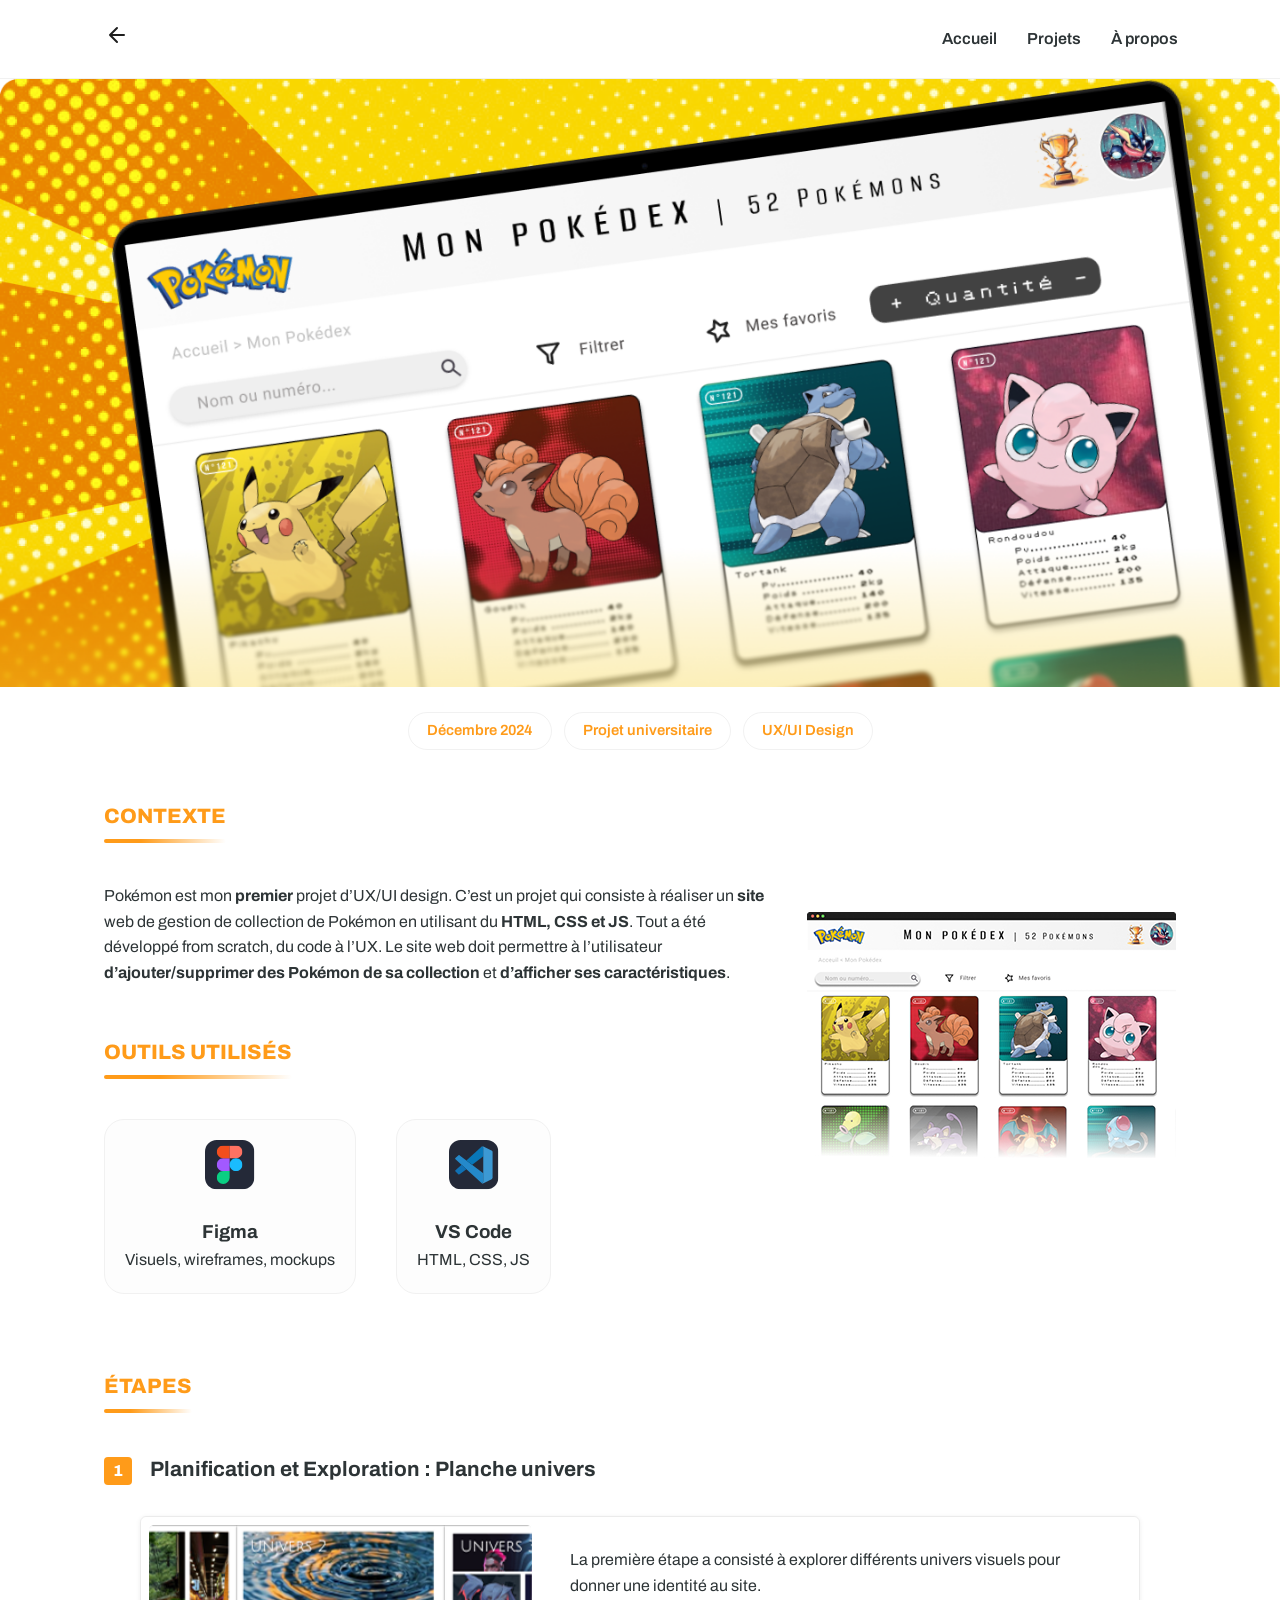
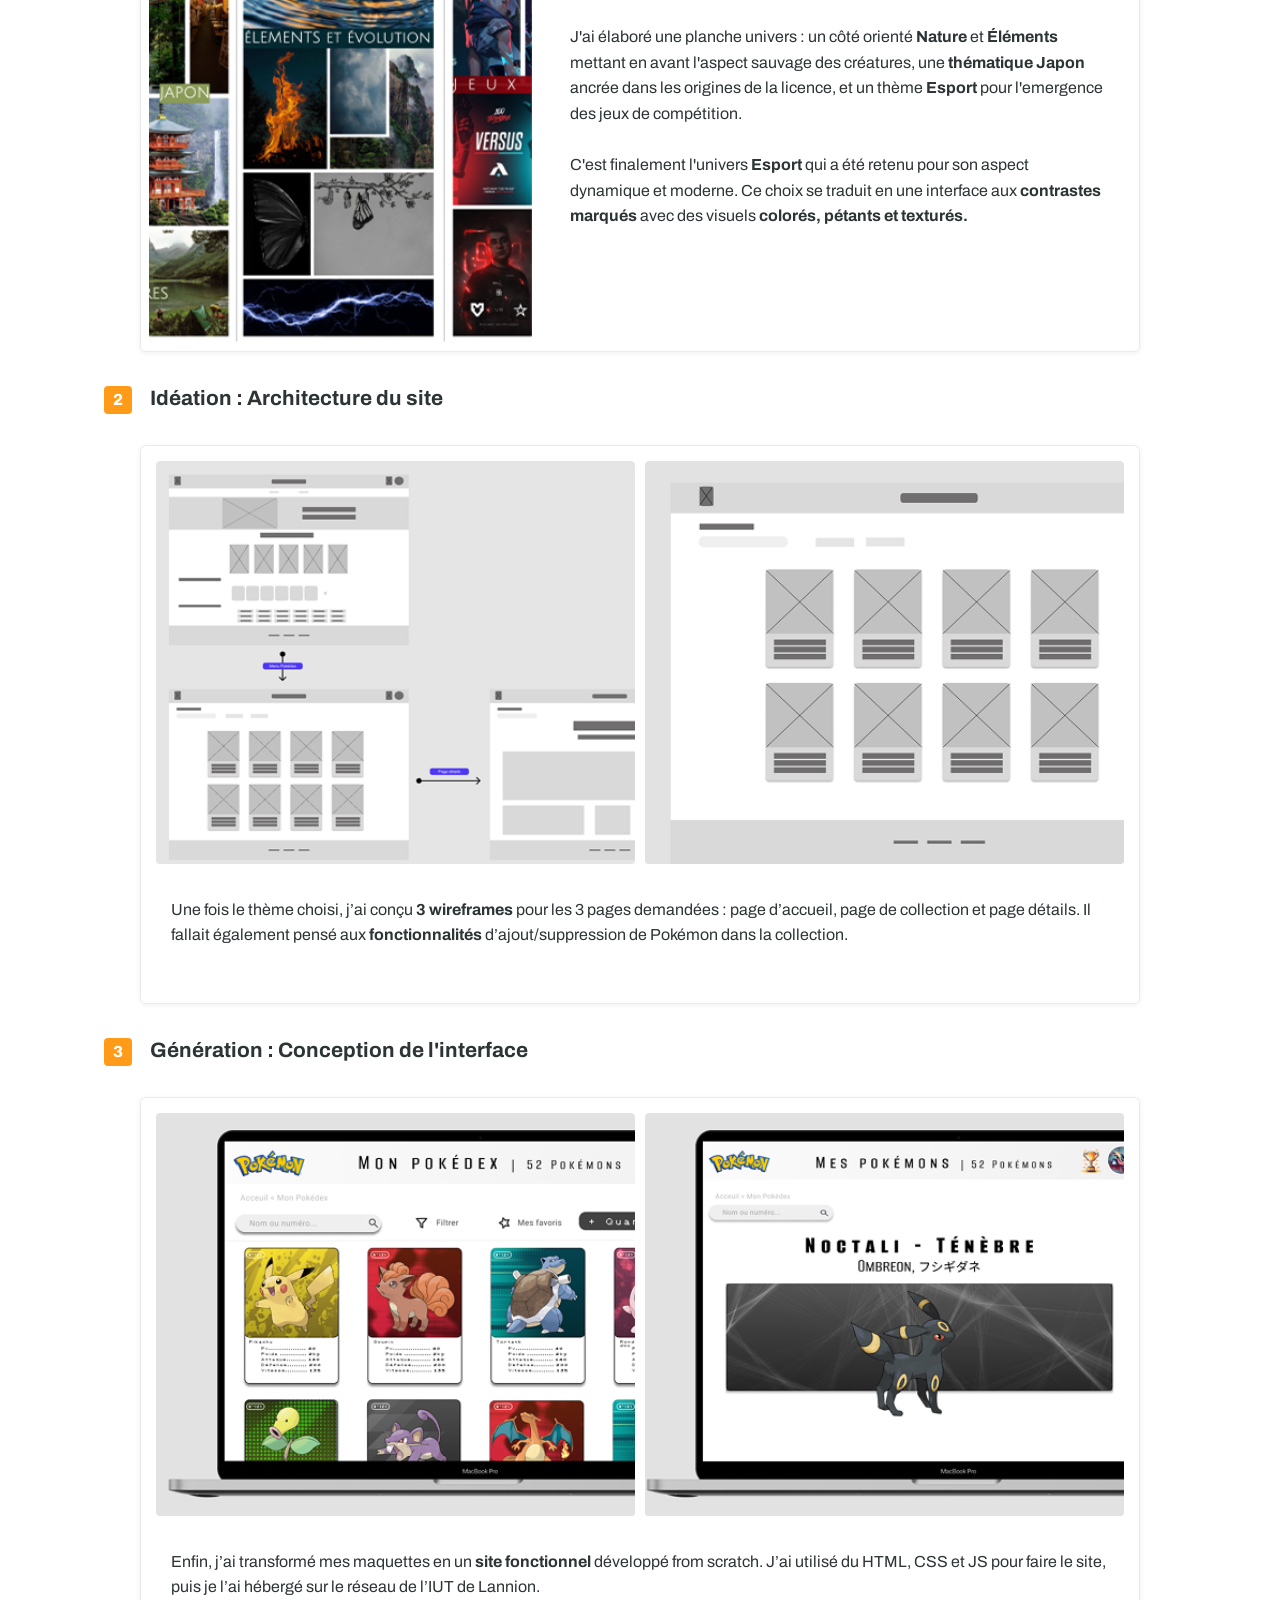
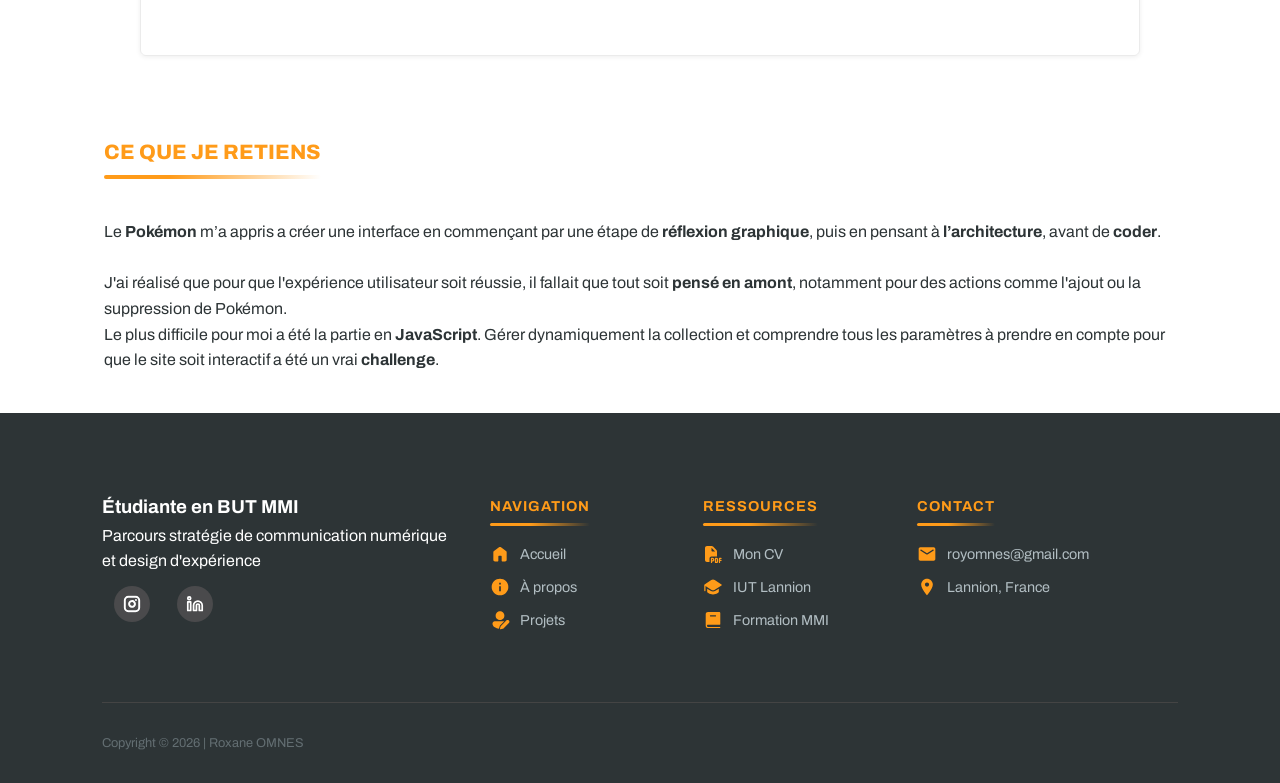
<file: site-pokemon.html>
<!DOCTYPE html>
<html lang="en">

<head>
    <meta charset="UTF-8">
    <meta name="viewport" content="width=device-width, initial-scale=1.0">
    <title>Pokémon</title>
    <link href="https://fonts.googleapis.com/css2?family=Archivo:wght@300;400;600;800&display=swap" rel="stylesheet">
    <link rel="stylesheet" href="style-projets.css">
    <link rel="stylesheet" href="style.css">

</head>

<body>
    <header>
        <div class="arrow">
            <a href="index.html">
                <img src="arrow-left.svg">
            </a>
        </div>
        <nav>
            <ul>
                <li><a data-key="nav-home" href="index.html#home">Accueil</a></li>
                <li><a data-key="nav-projects" href="index.html#projects">Projets</a></li>
                <li><a data-key="nav-about" href="a-propos.html">À propos</a></li>
               
            </ul>
        </nav>
        <button class="burger-menu" aria-label="Toggle menu">
            <span></span>
            <span></span>
            <span></span>
        </button>
    </header>

    <main>
        <section class="projets-hero">
            <div class="projets-cover">
                <img src="images/pokemon-cover.png" alt="Pokemon cover">
            </div>
        </section>

        <div class="projet-details">
            <div class="detail">Décembre 2024</div>
            <div class="detail">Projet universitaire</div>
            <div class="detail">UX/UI Design</div>
        </div>

        <section class="container">
            <div class="context-grid">
                <div class="texte-contexte">
                    <h2 class="title">CONTEXTE</h2>
                    <p>Pokémon est mon <strong>premier</strong> projet d’UX/UI design. C’est un projet qui consiste à
                        réaliser un <strong>site</strong>
                        web de gestion de collection de Pokémon en utilisant du <strong>HTML, CSS et JS</strong>. Tout a
                        été développé
                        from scratch, du code à l’UX.

                        Le site web doit permettre à l’utilisateur <strong>d’ajouter/supprimer des Pokémon de sa
                            collection</strong> et
                        <strong>d’afficher ses caractéristiques</strong>.

                    </p>

                    <h2 class="title">OUTILS UTILISÉS</h2>
                    <div class="tools-flex">
                        <div class="skill-card">
                            <img src="icons/icon_figma.svg" alt="Figma" class="skill-icon">
                            <h3>Figma</h3>
                            <p>Visuels, wireframes, mockups</p>
                        </div>
                        <div class="skill-card">
                            <img src="icons/icon_vscode.svg" alt="VS Code" class="skill-icon">
                            <h3>VS Code</h3>
                            <p>HTML, CSS, JS</p>
                        </div>

                    </div>
                    <br>
                </div>
                <div class="contexte-mockup">
                    <img src="images/pokemon-mockup.png" alt="" class="img-fluid">
                </div>
            </div>

            <section class="etapes">
                <h2 class="title">étapes</h2>
                <div class="step-item">
                    <span class="step-badge">1</span>
                    <h3>Planification et Exploration : <strong>Planche</strong> univers</h3>
                    <section class="section-image-texte-container">
                        <div class="image-part">
                            <img src="images/pokemon-univers.png" alt="Planche univers">
                        </div>
                        <div class="card-project-description">
                            <div class="text-part">
                                <p class="text-part-paragraph">
                                    La première étape a consisté à explorer différents univers visuels pour donner une
                                    identité au site.
                                    <br><br>
                                    J'ai élaboré une planche univers : un côté orienté <strong>Nature</strong> et
                                    <strong>Éléments</strong> mettant en
                                    avant l'aspect sauvage des créatures, une <strong>thématique Japon</strong> ancrée
                                    dans les origines
                                    de la licence, et un thème <strong>Esport</strong> pour l'emergence des jeux de
                                    compétition.
                                    <br><br>
                                    C'est finalement l'univers <strong>Esport</strong> qui a été retenu pour son aspect
                                    dynamique et
                                    moderne.
                                    Ce choix se traduit en une interface aux <strong>contrastes marqués</strong> avec
                                    des visuels
                                    <strong>colorés, pétants et texturés.</strong>
                                </p>
                            </div>
                        </div>
                    </section>
                </div>
                <div class="step-item">
                    <span class="step-badge">2</span>
                    <h3>Idéation : <strong>Architecture</strong> du site</h3>
                    <section class="section-image-texte-container vertical-layout">
                        <div class="image-part-double">
                            <div class="img-wrapper">
                                <img src="images/pokemon-wireframe-1.png" alt="Wireframe">
                            </div>
                            <div class="img-wrapper">
                                <img src="images/pokemon-wireframe-2.png" alt="Wireframe">
                            </div>
                        </div>

                        <div class="card-project-description">
                            <div class="text-part">
                                <p class="text-part-paragraph">
                                    Une fois le thème choisi, j’ai conçu <strong>3 wireframes</strong> pour les 3 pages
                                    demandées : page
                                    d’accueil, page de collection et page détails. Il fallait également pensé aux
                                    <strong>fonctionnalités</strong> d’ajout/suppression de Pokémon dans la collection.
                                </p>
                            </div>
                        </div>
                    </section>
                </div>


                <div class="step-item">
                    <span class="step-badge">3</span>
                    <h3>Génération : <strong>Conception</strong> de l'interface</h3>
                    <section class="section-image-texte-container vertical-layout">
                        <div class="image-part-double">
                            <div class="img-wrapper">
                                <img src="images/pokemon-interface-1.png" alt="Interface">
                            </div>
                            <div class="img-wrapper">
                                <img src="images/pokemon-interface-2.png" alt="Interface">
                            </div>
                        </div>

                        <div class="card-project-description">
                            <div class="text-part">
                                <p class="text-part-paragraph">
                                    Enfin, j’ai transformé mes maquettes en un <strong>site fonctionnel</strong>
                                    développé from scratch.
                                    J’ai utilisé du HTML, CSS et JS pour faire le site, puis je l’ai hébergé sur le
                                    réseau de l’IUT de Lannion.
                                </p>
                            </div>
                        </div>
                    </section>
                </div>
            </section>

            <section class="conclusion">
                <h2 class="title">CE QUE JE RETIENS</h2>
                <p>Le <strong>Pokémon</strong> m’a appris a créer une interface en commençant par une étape de
                    <strong>réflexion graphique</strong>,
                    puis en pensant à <strong>l’architecture</strong>, avant de <strong>coder</strong>.
                    <br><br>
                    J'ai réalisé que pour que l'expérience utilisateur soit réussie, il fallait que tout soit
                    <strong>pensé en
                        amont</strong>, notamment pour des actions comme l'ajout ou la suppression de Pokémon.
                    <br>
                    Le plus difficile pour moi a été la partie en <strong>JavaScript</strong>. Gérer
                    dynamiquement la collection et comprendre tous les paramètres à prendre en compte pour que le site
                    soit interactif a été un vrai <strong>challenge</strong>.
                </p>
            </section>
        </section>
    </main>

    <footer class="footer">
        <div class="footer-grid">
            <div class="footer-brand">
                <h3 data-key="footer-desc-title">Étudiante en BUT MMI</h3>
                <p data-key="footer-desc-text">Parcours stratégie de communication numérique et design d'expérience</p>
                <div class="social-icons">
                    <a href="https://www.instagram.com/artheia._/"><img src="icons/icon_instagram.svg" alt="Instagram"
                            class="social-btn"></a>
                    <a href="https://www.linkedin.com/in/roxane-omnes/"><img src="icons/icon_linkedin.svg" alt="LinkedIn"
                            class="social-btn"></a>
                </div>
            </div>
            <div class="footer-col">
                <h4 class="footer-label">Navigation</h4>
                <div class="footer-link-group">
                    <a href="#home"><img src="icons/icon_accueil.svg" class="footer-icon"> <span
                            data-key="nav-home">Accueil</span></a>
                    <a href="a-propos.html"><img src="icons/icon_a-propos.svg" class="footer-icon"> <span data-key="nav-about">À
                            propos</span></a>
                    <a href="#projects"><img src="icons/icon_projets.svg" class="footer-icon"> <span
                            data-key="nav-projects">Projets</span></a>
                </div>
            </div>
            <div class="footer-col">
                <h4 class="footer-label">Ressources</h4>
                <div class="footer-link-group">
                    <a href="images/CV_OMNES_Roxane_UXUI.pdf" target="_blank"><img src="icons/icon_cv.svg" class="footer-icon"> Mon CV</a>
                    <a href="https://iut-lannion.univ-rennes.fr/"><img src="icons/icon_iut.svg" class="footer-icon"> IUT
                        Lannion</a>
                    <a
                        href="https://www.onisep.fr/ressources/univers-formation/formations/post-bac/but-metiers-du-multimedia-et-de-l-internet-parcours-strategie-de-communication-numerique-et-design-d-experience"><img
                            src="icons/icon_mmi.svg" class="footer-icon"> Formation MMI</a>
                </div>
            </div>
            <div class="footer-col">
                <h4 class="footer-label">Contact</h4>
                <div class="footer-link-group">
                    <p><img src="icons/icon_mail.svg" class="footer-icon"> royomnes@gmail.com</p>
                    <p><img src="icons/icon_location.svg" class="footer-icon"> Lannion, France</p>
                </div>
            </div>
        </div>
        <div class="footer-bottom">
            <p>Copyright © 2026 | Roxane OMNES</p>
        </div>
    </footer>
    <script src="script.js"></script>
</body>

</html>
</file>
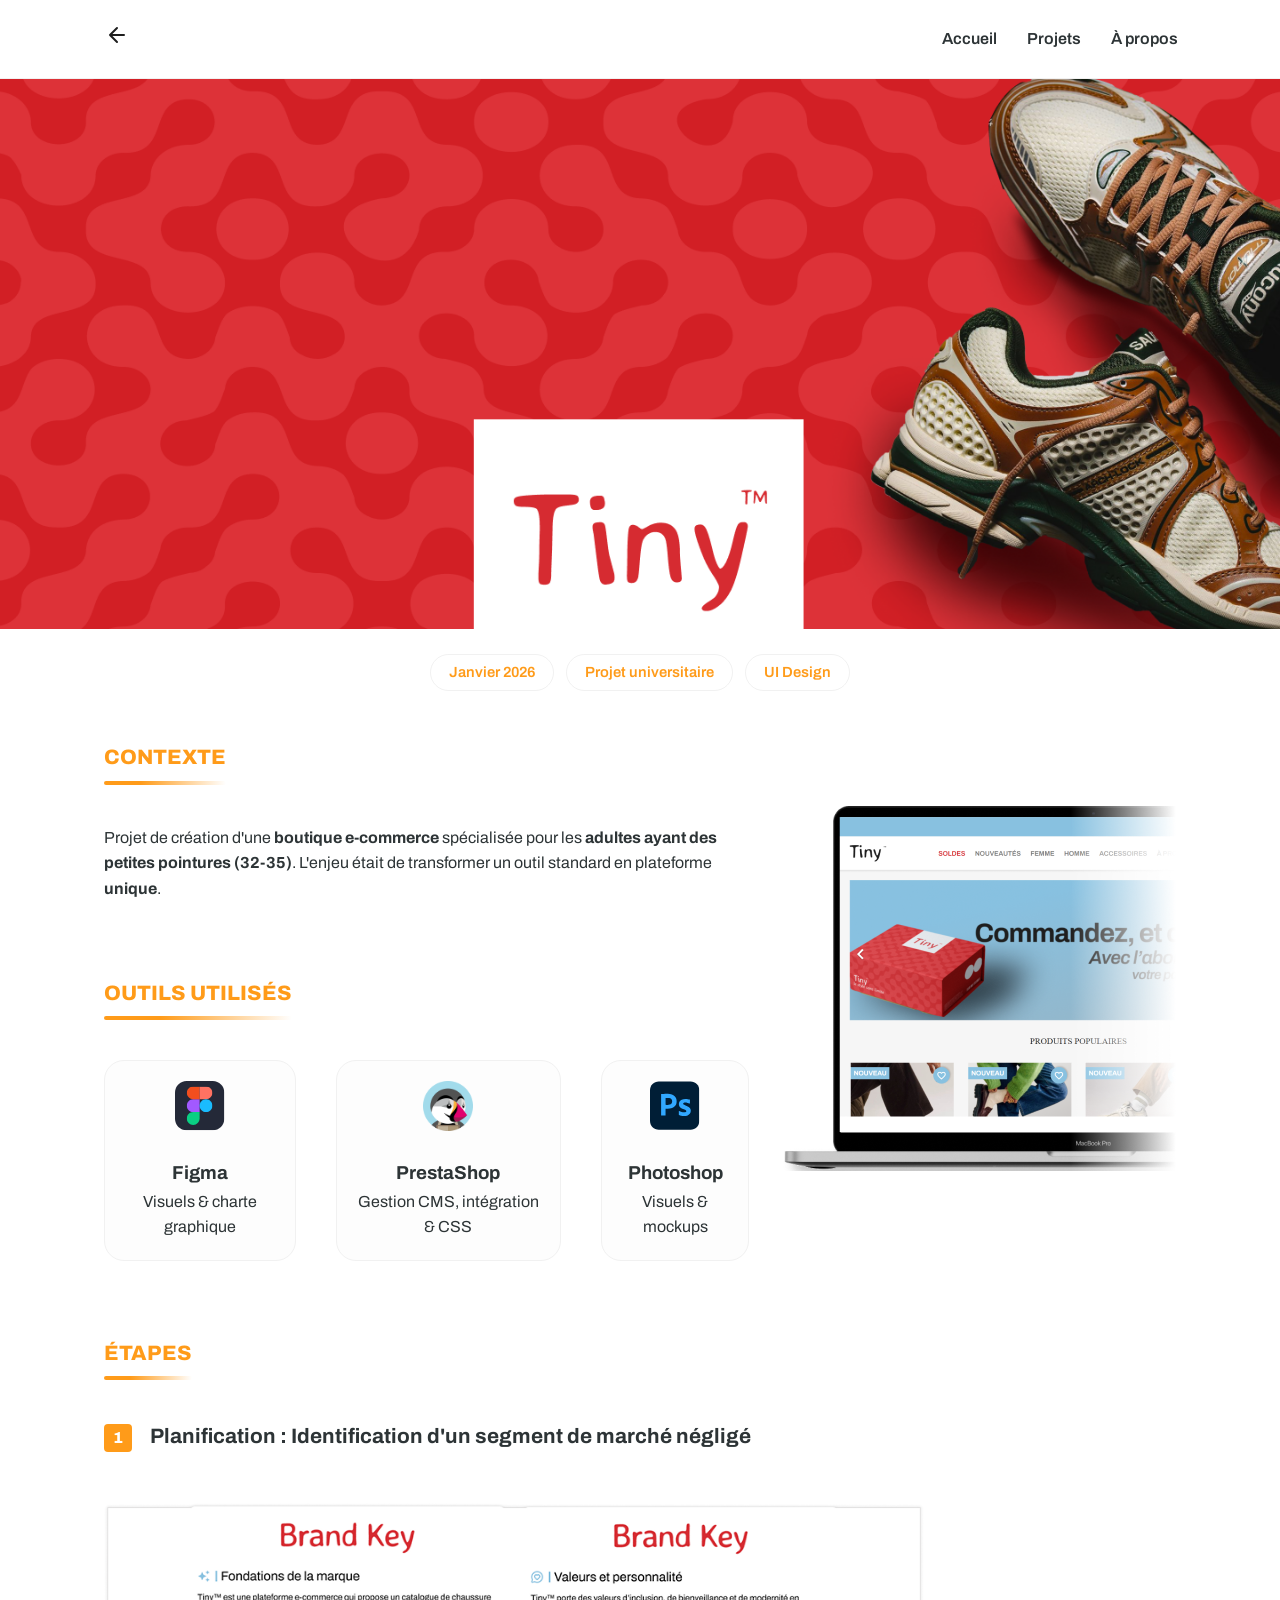
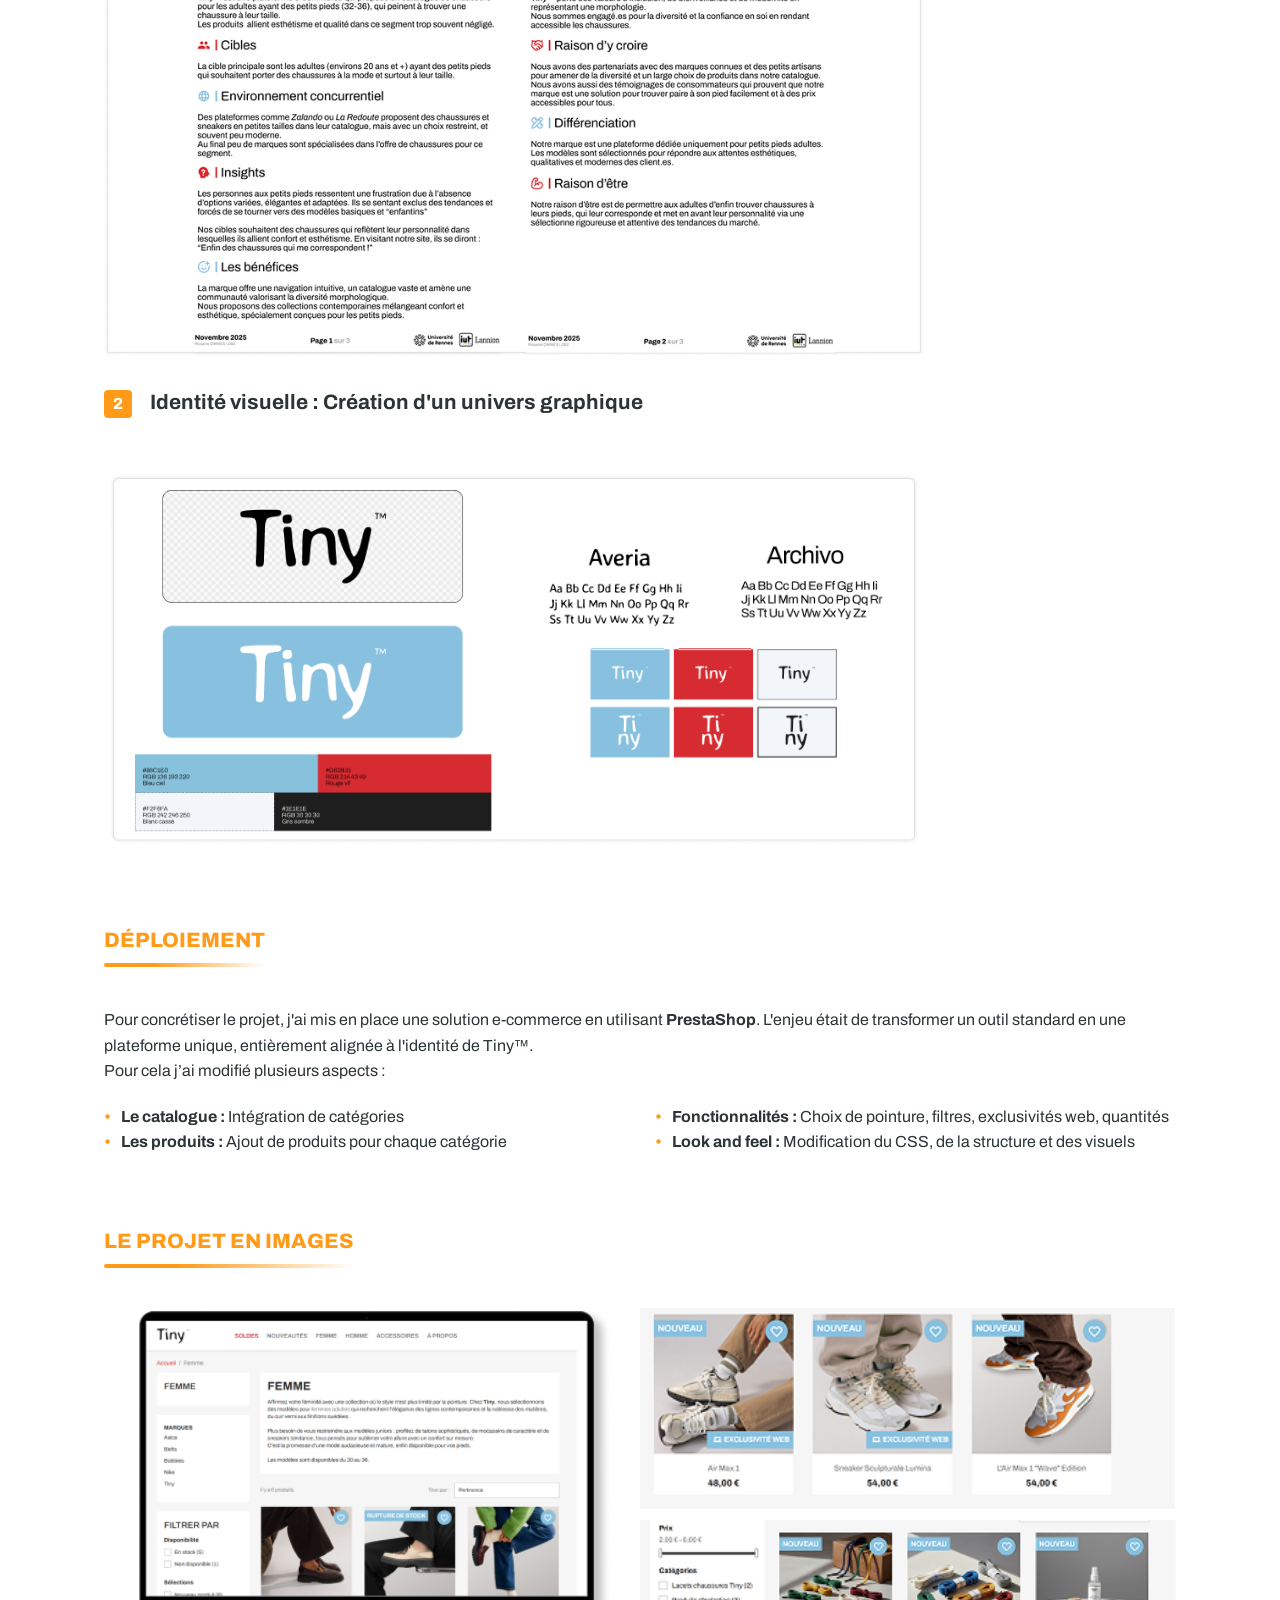
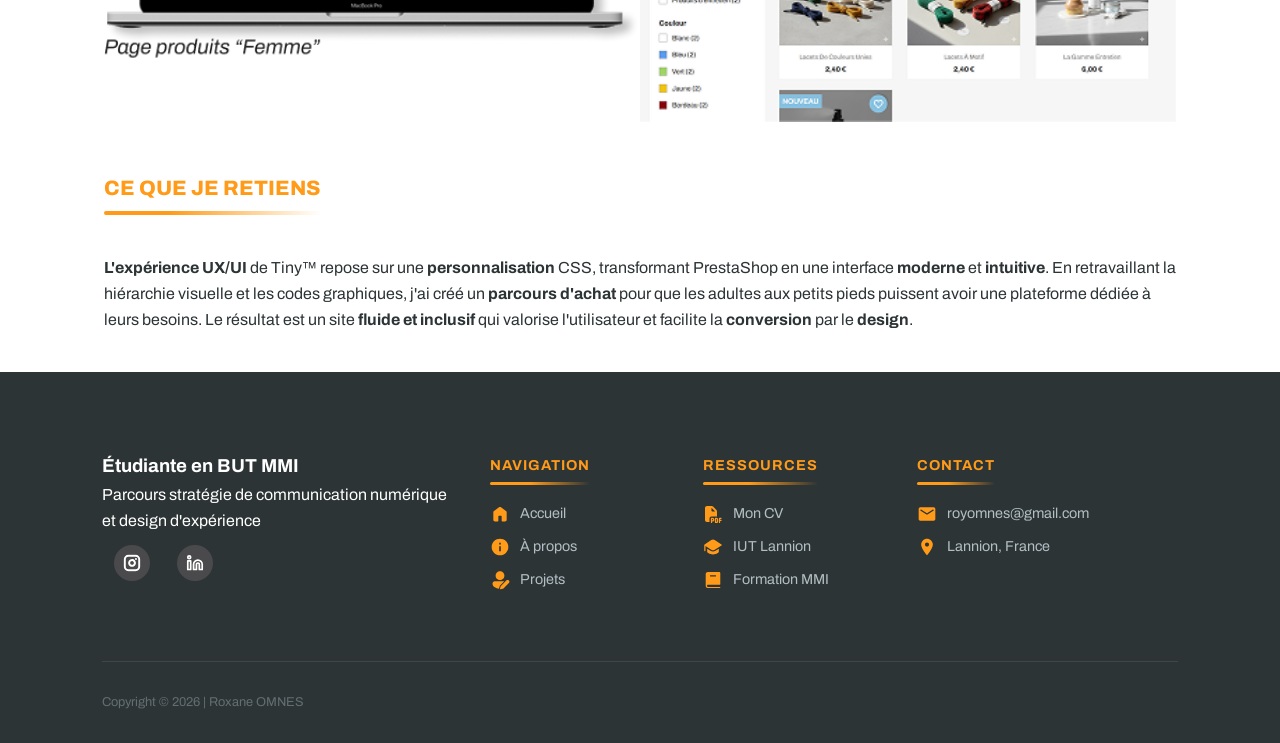
<file: tiny.html>
<!DOCTYPE html>
<html lang="en">

<head>
    <meta charset="UTF-8">
    <meta name="viewport" content="width=device-width, initial-scale=1.0">
    <title>Tiny</title>
    <link href="https://fonts.googleapis.com/css2?family=Archivo:wght@300;400;600;800&display=swap" rel="stylesheet">
    <link rel="stylesheet" href="style-projets.css">
    <link rel="stylesheet" href="style.css">

</head>

<body>
    <header>
        <div class="arrow">
            <a href="index.html">
                <img src="arrow-left.svg">
            </a>
        </div>
        <nav>
            <ul>
                <li><a data-key="nav-home" href="index.html#home">Accueil</a></li>
                <li><a data-key="nav-projects" href="index.html#projects">Projets</a></li>
                <li><a data-key="nav-about" href="a-propos.html">À propos</a></li>
               
            </ul>
        </nav>
        <button class="burger-menu" aria-label="Toggle menu">
            <span></span>
            <span></span>
            <span></span>
        </button>
    </header>

    <main>
        <section class="projets-hero">
            <div class="projets-cover">
                <img src="images/tiny-cover-pjt.png" alt="Tiny Cover">
            </div>
        </section>
  <div class="projet-details">
            <div class="detail">Janvier 2026</div>
            <div class="detail">Projet universitaire</div>
            <div class="detail">UI Design</div>
        </div>
        <section class="container">
            <div class="context-grid">
                <div class="texte-contexte">
                    <h2 class="title">CONTEXTE</h2>
                    <p>Projet de création d'une <strong>boutique e-commerce</strong> spécialisée pour les <strong>adultes ayant des petites
                        pointures (32-35)</strong>. L'enjeu était de transformer un outil standard en plateforme <STRONG>unique</STRONG>.</p>
                    <br>
                    <h2 class="title">OUTILS UTILISÉS</h2>
                    <div class="tools-flex">
                        <div class="skill-card">
                            <img src="icons/icon_figma.svg" alt="Figma" class="skill-icon">
                            <h3>Figma</h3>
                            <p>Visuels & charte graphique</p>
                        </div>
                         <div class="skill-card">
                            <img src="icons/icon_prestashop.svg" alt="PrestaShop" class="skill-icon">
                            <h3>PrestaShop</h3>
                            <p>Gestion CMS, intégration & CSS</p>
                        </div>
                        <div class="skill-card">
                            <img src="icons/icon_photoshop.svg" alt="Photoshop" class="skill-icon">
                            <h3>Photoshop</h3>
                            <p>Visuels & mockups</p>
                        </div>

            
                    </div>
                    <br>
                </div>
                <div class="contexte-mockup">
                    <img src="images/laptop_mockup.png" alt="" class="img-fluid">
                </div>
            </div>

            <section class="etapes">
                <h2 class="title">étapes</h2>
                <div class="step-item">
                    <span class="step-badge">1</span>
                    <h3>Planification : <strong>Identification</strong> d'un segment de marché négligé</h3>
                    <div class="full-width-img-container">
                        <img src="images/brand-key.png" alt="Brand Key">
                    </div>
                </div>

                <div class="step-item">
                    <span class="step-badge">2</span>
                    <h3>Identité visuelle : <strong>Création</strong> d'un univers graphique</h3>
                    <div class="full-width-img-container">
                        <img src="images/id-visuel.png" alt="Palette et Typographie">
                    </div>
                </div>
            </section>

            <section class="deploiment">
                <h2 class="title">DÉPLOIEMENT</h2>
                <p>Pour concrétiser le projet, j'ai mis en place une solution e-commerce en utilisant
                    <strong>PrestaShop</strong>. L'enjeu était de transformer un outil standard en une plateforme
                    unique, entièrement alignée à l'identité de Tiny™.
                </p>
                <p>Pour cela j’ai modifié plusieurs aspects :</p>
                <div class="deploiment-list-grid">
                    <ul>
                        <li><strong>Le catalogue :</strong> Intégration de catégories </li>
                        <li><strong>Les produits :</strong> Ajout de produits pour chaque catégorie</li>
                    </ul>
                    <ul>
                        <li><strong>Fonctionnalités :</strong> Choix de pointure, filtres, exclusivités web, quantités
                        </li>
                        <li><strong>Look and feel :</strong> Modification du CSS, de la structure et des visuels</li>
                    </ul>
                </div>
            </section>

            <section class="en-images">
                <h2 class="title">LE PROJET EN IMAGES</h2>
                <div class="galerie-container-tiny">
                    <div class="galerie-gauche">
                        <img src="images/laptop_mockup_tiny.png" alt="Screenshot complet" class="img-fluid cs-shadow">
                    </div>
                    <div class="galerie-side">
                        <img src="images/page-homme-tiny.png" alt="Mobile 1" class="img-fluid cs-shadow">
                        <img src="images/page-accessoires-tiny.png" alt="Mobile 2" class="img-fluid cs-shadow">
                    </div>
                </div>
            </section>

            <section class="conclusion">
                <h2 class="title">CE QUE JE RETIENS</h2>
                <p><strong>L'expérience UX/UI</strong> de Tiny™ repose sur une <strong>personnalisation</strong> CSS,
                    transformant PrestaShop en une
                    interface <strong>moderne</strong> et <strong>intuitive</strong>.
                    En retravaillant la hiérarchie visuelle et les codes graphiques, j'ai créé un <strong>parcours
                        d'achat</strong> pour
                    que les adultes aux petits pieds puissent avoir une plateforme dédiée à leurs besoins.
                    Le résultat est un site <strong>fluide et inclusif</strong> qui valorise l'utilisateur et facilite
                    la <strong>conversion</strong> par
                    le <strong>design</strong>.</p>
            </section>
        </section>
    </main>

    <footer class="footer">
        <div class="footer-grid">
            <div class="footer-brand">
                <h3 data-key="footer-desc-title">Étudiante en BUT MMI</h3>
                <p data-key="footer-desc-text">Parcours stratégie de communication numérique et design d'expérience</p>
                <div class="social-icons">
                    <a href="https://www.instagram.com/artheia._/"><img src="icons/icon_instagram.svg" alt="Instagram"
                            class="social-btn"></a>
                    <a href="https://www.linkedin.com/in/roxane-omnes/"><img src="icons/icon_linkedin.svg" alt="LinkedIn"
                            class="social-btn"></a>
                </div>
            </div>
            <div class="footer-col">
                <h4 class="footer-label">Navigation</h4>
                <div class="footer-link-group">
                    <a href="#home"><img src="icons/icon_accueil.svg" class="footer-icon"> <span
                            data-key="nav-home">Accueil</span></a>
                    <a href="a-propos.html"><img src="icons/icon_a-propos.svg" class="footer-icon"> <span data-key="nav-about">À
                            propos</span></a>
                    <a href="#projects"><img src="icons/icon_projets.svg" class="footer-icon"> <span
                            data-key="nav-projects">Projets</span></a>
                </div>
            </div>
            <div class="footer-col">
                <h4 class="footer-label">Ressources</h4>
                <div class="footer-link-group">
                    <a href="images/CV_OMNES_Roxane_UXUI.pdf" target="_blank"><img src="icons/icon_cv.svg" class="footer-icon"> Mon CV</a>
                    <a href="https://iut-lannion.univ-rennes.fr/"><img src="icons/icon_iut.svg" class="footer-icon"> IUT
                        Lannion</a>
                    <a
                        href="https://www.onisep.fr/ressources/univers-formation/formations/post-bac/but-metiers-du-multimedia-et-de-l-internet-parcours-strategie-de-communication-numerique-et-design-d-experience"><img
                            src="icons/icon_mmi.svg" class="footer-icon"> Formation MMI</a>
                </div>
            </div>
            <div class="footer-col">
                <h4 class="footer-label">Contact</h4>
                <div class="footer-link-group">
                    <p><img src="icons/icon_mail.svg" class="footer-icon"> royomnes@gmail.com</p>
                    <p><img src="icons/icon_location.svg" class="footer-icon"> Lannion, France</p>
                </div>
            </div>
        </div>
        <div class="footer-bottom">
            <p>Copyright © 2026 | Roxane OMNES</p>
        </div>
    </footer>
<script src="script.js"></script>

</body>

</html>
</file>
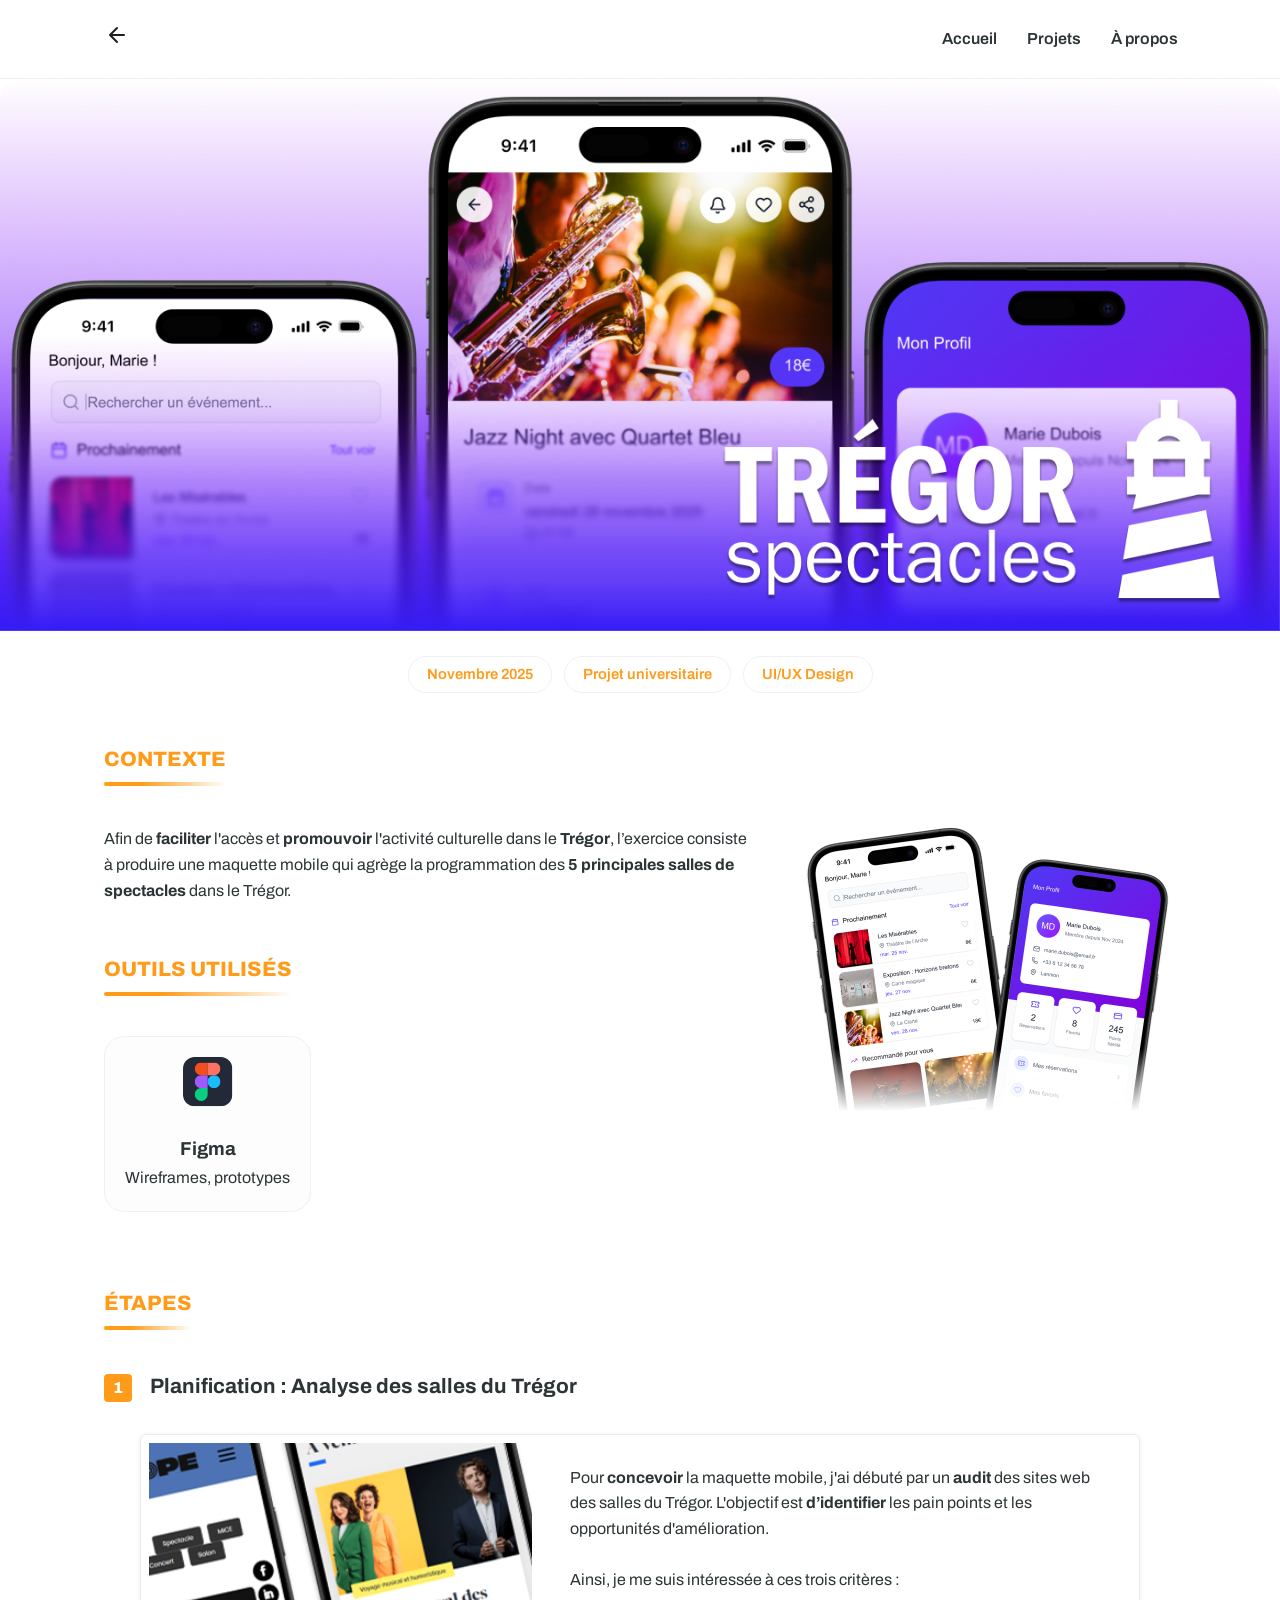
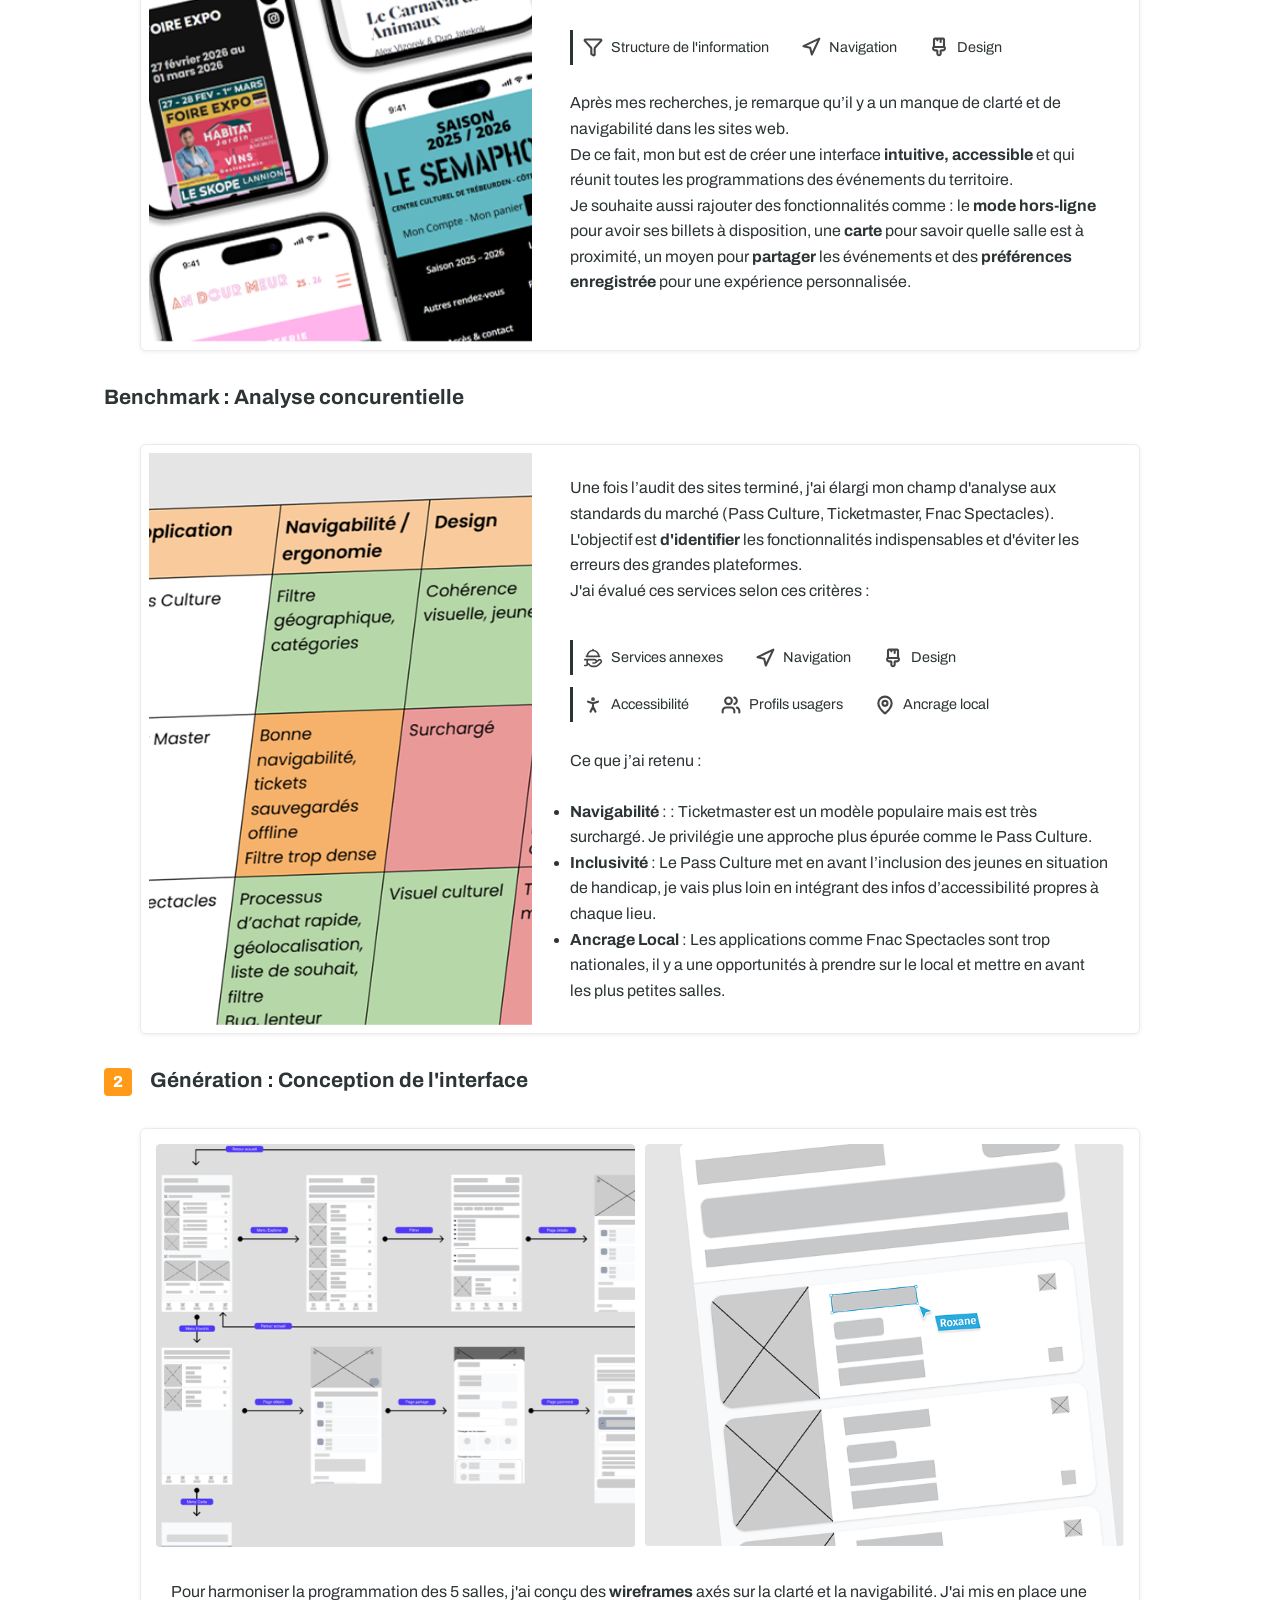
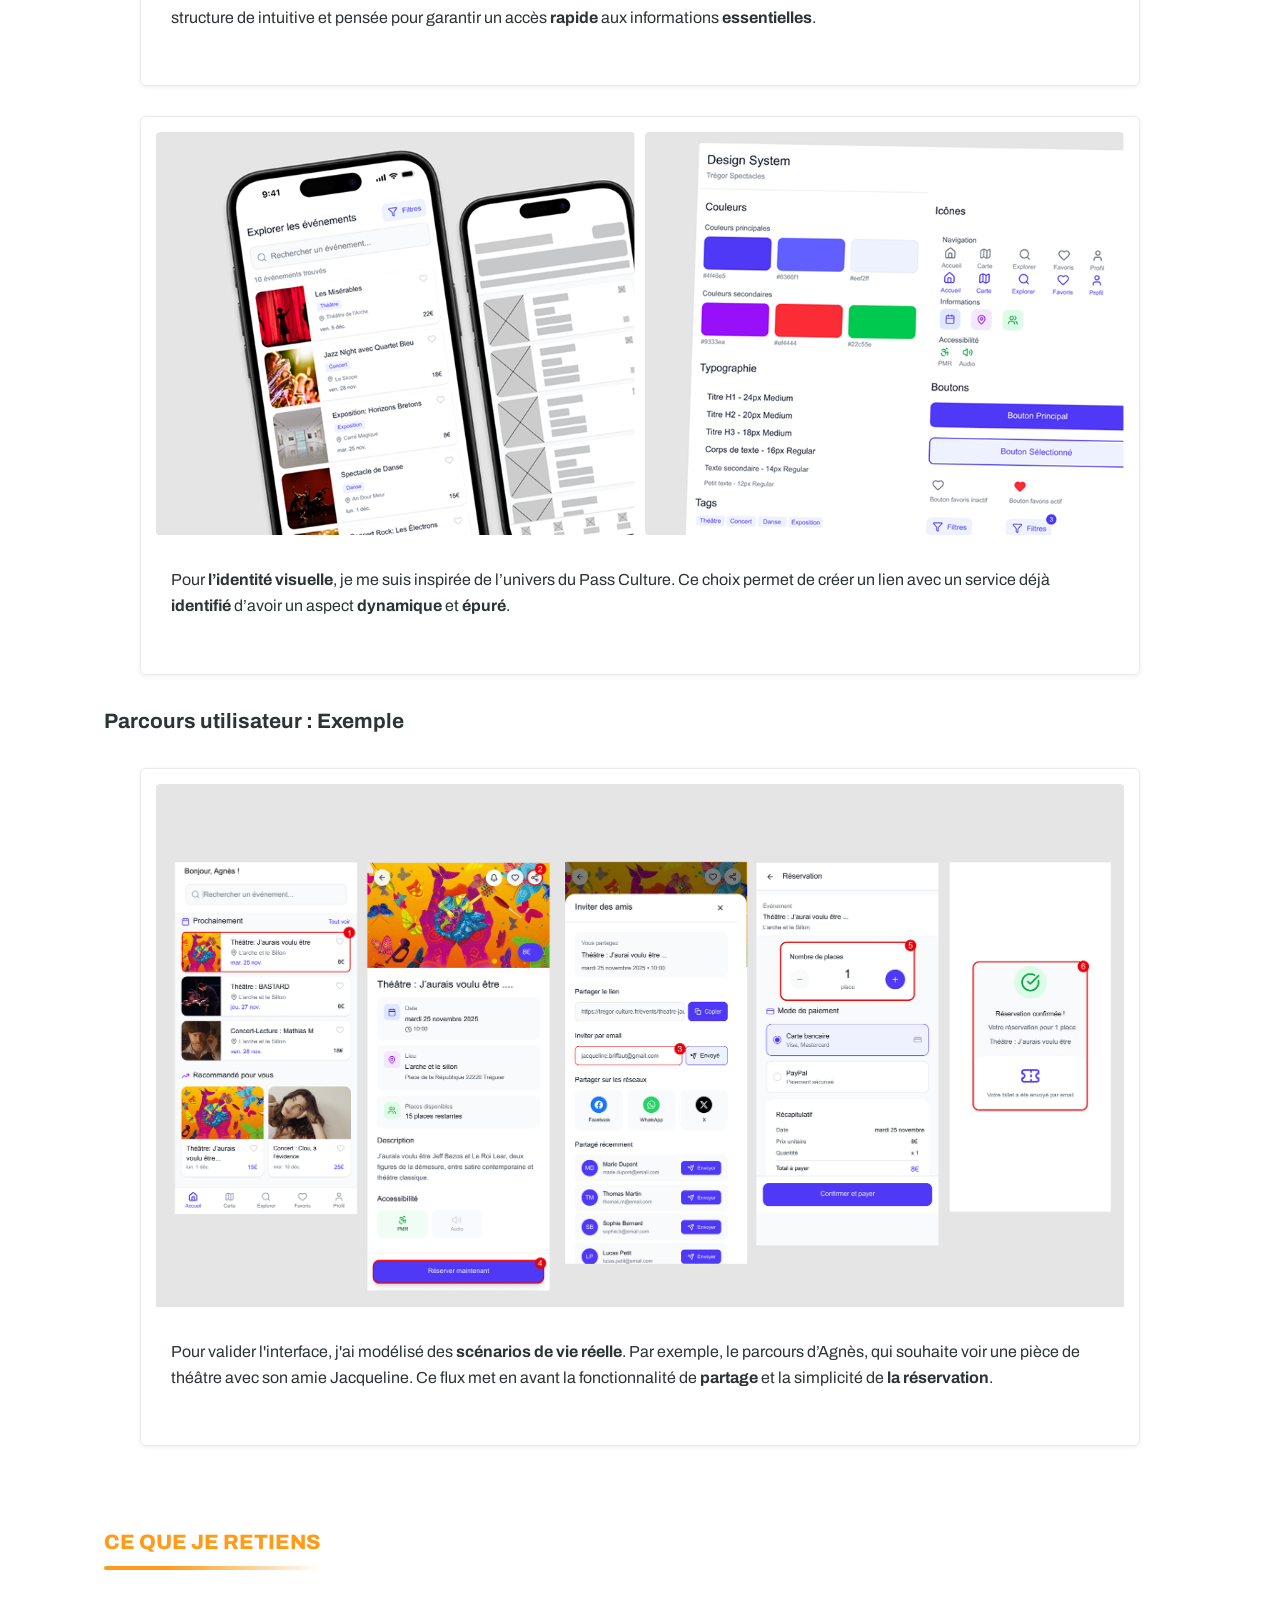
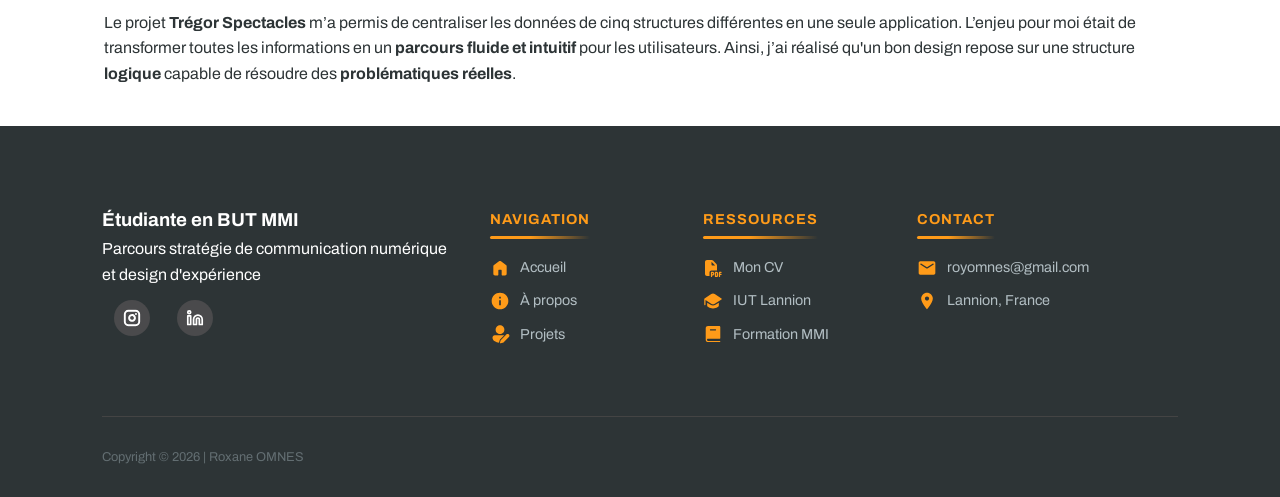
<file: tregor-spectacles.html>
<!DOCTYPE html>
<html lang="en">

<head>
    <meta charset="UTF-8">
    <meta name="viewport" content="width=device-width, initial-scale=1.0">
    <title>Trégor Spectacles</title>
    <link href="https://fonts.googleapis.com/css2?family=Archivo:wght@300;400;600;800&display=swap" rel="stylesheet">
    <link rel="stylesheet" href="style-projets.css">
    <link rel="stylesheet" href="style.css">
    <link rel="stylesheet" href="tregor-spectacles.css">

</head>

<body>
    <header>
        <div class="arrow">
            <a href="index.html">
                <img src="arrow-left.svg">
            </a>
        </div>
        <nav>
            <ul>
                <li><a data-key="nav-home" href="index.html#home">Accueil</a></li>
                <li><a data-key="nav-projects" href="index.html#projects">Projets</a></li>
                <li><a data-key="nav-about" href="a-propos.html">À propos</a></li>
               
            </ul>
        </nav>
        <button class="burger-menu" aria-label="Toggle menu">
            <span></span>
            <span></span>
            <span></span>
        </button>
    </header>
    <main>
        <section class="projets-hero">
            <div class="projets-cover">
                <img src="images/tregor-spectacles-cover.png" alt="Trégor Spectacles Cover">
            </div>
        </section>

        <div class="projet-details">
            <div class="detail">Novembre 2025</div>
            <div class="detail">Projet universitaire</div>
            <div class="detail">UI/UX Design</div>
        </div>

        <section class="container">
            <div class="context-grid">
                <div class="texte-contexte">
                    <h2 class="title">CONTEXTE</h2>
                    <p>Afin de <strong>faciliter</strong> l'accès et <strong>promouvoir</strong> l'activité culturelle
                        dans le <strong>Trégor</strong>, l’exercice consiste
                        à produire une maquette mobile qui agrège la programmation des <strong>5 principales salles de
                            spectacles</strong> dans le Trégor.
                    </p>

                    <h2 class="title">OUTILS UTILISÉS</h2>
                    <div class="tools-flex">
                        <div class="skill-card">
                            <img src="icons/icon_figma.svg" alt="Figma" class="skill-icon">
                            <h3>Figma</h3>
                            <p>Wireframes, prototypes</p>
                        </div>
                    </div>
                    <br>
                </div>
                <div class="contexte-mockup">
                    <img src="images/tregor-spectacles-mockup.png" alt="" class="img-fluid">
                </div>
            </div>
            <section class="etapes">
                <h2 class="title">étapes</h2>
                <div class="step-item">
                    <span class="step-badge">1</span>
                    <h3>Planification : <strong>Analyse</strong> des salles du Trégor</h3>
                    <section class="section-image-texte-container">
                        <div class="image-part">
                            <img src="images/ts-visuel.png" alt="Visuels des salles du Trégor">
                        </div>
                        <div class="card-project-description">
                            <div class="text-part">
                                <p class="text-part-paragraph">
                                    Pour <strong>concevoir</strong> la maquette mobile, j'ai débuté par un
                                    <strong>audit</strong> des sites web des salles
                                    du Trégor. L'objectif est <strong>d’identifier</strong> les pain points et les
                                    opportunités
                                    d'amélioration.
                                    <br><br>
                                    Ainsi, je me suis intéressée à ces trois critères :
                                </p>
                                <div class="step-badges">
                                    <div class="badge-item">
                                        <img class="badge-icon" src="icons/funnel.svg" alt="Entonnoir icone">
                                        <span class="badge-label">Structure de l'information</span>
                                    </div>
                                    <div class="badge-item">
                                        <img class="badge-icon" src="icons/navigation.svg" alt="Navigation icone">
                                        <span class="badge-label">Navigation</span>
                                    </div>
                                    <div class="badge-item">
                                        <img class="badge-icon" src="icons/brush.svg" alt="Design icone">
                                        <span class="badge-label">Design</span>
                                    </div>
                                </div>
                                <p class="text-part-paragraph">
                                    <br>
                                    Après mes recherches, je remarque qu’il y a un manque de clarté et de navigabilité
                                    dans les sites web.
                                    <br>
                                    De ce fait, mon but est de créer une interface <strong>intuitive, accessible
                                    </strong>et qui réunit
                                    toutes les programmations des événements du territoire.
                                    <br>
                                    Je souhaite aussi rajouter des fonctionnalités comme : le<strong> mode
                                        hors-ligne</strong> pour avoir
                                    ses billets à disposition, une <strong>carte</strong> pour savoir quelle salle est à
                                    proximité, un
                                    moyen pour <strong>partager</strong> les événements et des <strong>préférences
                                        enregistrée</strong> pour une
                                    expérience personnalisée.
                                </p>
                            </div>
                        </div>
                    </section>
                </div>

                <div class="step-item">

                    <h3>Benchmark : <strong>Analyse</strong> concurentielle</h3>
                    <section class="section-image-texte-container">
                        <div class="image-part">
                            <img src="images/ts-benchmark.png" alt="Tableau de benchmark">
                        </div>
                        <div class="card-project-description">
                            <div class="text-part">
                                <p class="text-part-paragraph">
                                    Une fois l’audit des sites terminé, j'ai élargi mon champ d'analyse aux standards du
                                    marché (Pass Culture, Ticketmaster, Fnac Spectacles).
                                    L'objectif est <strong>d'identifier</strong> les fonctionnalités indispensables et
                                    d'éviter les
                                    erreurs des grandes plateformes.
                                    <br>
                                    J'ai évalué ces services selon ces critères :
                                </p>
                                <div class="step-badges">
                                    <div class="badge-item">
                                        <img class="badge-icon" src="icons/service.svg" alt="Service icone">
                                        <span class="badge-label">Services annexes</span>
                                    </div>
                                    <div class="badge-item">
                                        <img class="badge-icon" src="icons/navigation.svg" alt="Navigation icone">
                                        <span class="badge-label">Navigation</span>
                                    </div>
                                    <div class="badge-item">
                                        <img class="badge-icon" src="icons/brush.svg" alt="Design icone">
                                        <span class="badge-label">Design</span>
                                    </div>
                                </div>
                                <div class="step-badges">
                                    <div class="badge-item">
                                        <img class="badge-icon" src="icons/accessibility.svg" alt="Accessibility icone">
                                        <span class="badge-label">Accessibilité</span>
                                    </div>
                                    <div class="badge-item">
                                        <img class="badge-icon" src="icons/profil.svg" alt="Profils usagers icone">
                                        <span class="badge-label">Profils usagers</span>
                                    </div>
                                    <div class="badge-item">
                                        <img class="badge-icon" src="icons/localisation.svg" alt="Localisation icone">
                                        <span class="badge-label">Ancrage local</span>
                                    </div>
                                </div>
                                <p class="text-part-paragraph">
                                    <br>

                                    Ce que j’ai retenu :
                                    <br>
                                <ul>
                                    <li><strong>Navigabilité</strong> : : Ticketmaster est un modèle populaire mais est
                                        très surchargé. Je
                                        privilégie une approche plus épurée comme le Pass Culture.
                                    </li>
                                    <li><strong>Inclusivité</strong> : Le Pass Culture met en avant l’inclusion des
                                        jeunes en situation de
                                        handicap, je vais plus loin en intégrant des infos d’accessibilité propres à
                                        chaque
                                        lieu.
                                    </li>
                                    <li><strong>Ancrage Local</strong> : Les applications comme Fnac Spectacles sont
                                        trop nationales, il y a
                                        une opportunités à prendre sur le local et mettre en avant les plus petites
                                        salles.
                                    </li>
                                </ul>
                                </p>


                            </div>
                        </div>
                    </section>
                </div>

                <div class="step-item">
                    <span class="step-badge">2</span>
                    <h3>Génération : <strong>Conception</strong> de l'interface</h3>
                    <section class="section-image-texte-container vertical-layout">
                        <div class="image-part-double">
                            <div class="img-wrapper">
                                <img src="images/ts-wireframe-1.png" alt="Wireframe">
                            </div>
                            <div class="img-wrapper">
                                <img src="images/ts-wireframe-2.png" alt="Wireframe">
                            </div>
                        </div>

                        <div class="card-project-description">
                            <div class="text-part">
                                <p class="text-part-paragraph">
                                    Pour harmoniser la programmation des 5 salles, j'ai conçu des
                                    <strong>wireframes</strong> axés sur la
                                    clarté et la navigabilité. J'ai mis en place une structure de intuitive et pensée
                                    pour garantir un accès <strong>rapide</strong> aux informations
                                    <strong>essentielles</strong>.
                                </p>
                            </div>
                        </div>
                    </section>
                    <section class="section-image-texte-container vertical-layout">
                        <div class="image-part-double">
                            <div class="img-wrapper">
                                <img src="images/ts-interface-mockup.png" alt="Wireframe">
                            </div>
                            <div class="img-wrapper">
                                <img src="images/ts-design-system.png" alt="Wireframe">
                            </div>
                        </div>

                        <div class="card-project-description">
                            <div class="text-part">
                                <p class="text-part-paragraph">
                                    Pour <strong>l’identité visuelle</strong>, je me suis inspirée de l’univers du Pass
                                    Culture. Ce choix
                                    permet de créer un lien avec un service déjà <strong>identifié</strong> d’avoir un
                                    aspect <strong>dynamique</strong>
                                    et <strong>épuré</strong>.
                                </p>
                            </div>
                        </div>
                    </section>
                </div>

                <div class="step-item">
                    <h3>Parcours utilisateur : <strong>Exemple</strong></h3>
                    <section class="section-image-texte-container vertical-layout">
                        <div class="image-part-double">
                            <div class="img-wrapper">
                                <img src="images/ts-parcours-utilisateur.png" alt="Description 1">
                            </div>
                        </div>

                        <div class="card-project-description">
                            <div class="text-part">
                                <p class="text-part-paragraph">
                                    Pour valider l'interface, j'ai modélisé des <strong>scénarios de vie
                                        réelle</strong>. Par exemple, le
                                    parcours d’Agnès, qui souhaite voir une pièce de théâtre avec son amie Jacqueline.
                                    Ce flux met en avant la fonctionnalité de <strong>partage</strong> et la simplicité
                                    de <strong>la réservation</strong>.
                                </p>
                            </div>
                        </div>
                    </section>
                </div>

            </section>

            <section class="conclusion">
                <h2 class="title">CE QUE JE RETIENS</h2>
                <p>Le projet <strong>Trégor Spectacles</strong> m’a permis de centraliser les données de cinq structures
                    différentes en
                    une seule application.
                    L’enjeu pour moi était de transformer toutes les informations en un <strong>parcours fluide et
                        intuitif</strong> pour
                    les utilisateurs. Ainsi, j’ai réalisé qu'un bon design repose sur une structure
                    <STRONG>logique</STRONG> capable de
                    résoudre des <strong>problématiques réelles</strong>.

                </p>

            </section>
    </main>
 <footer class="footer">
        <div class="footer-grid">
            <div class="footer-brand">
                <h3 data-key="footer-desc-title">Étudiante en BUT MMI</h3>
                <p data-key="footer-desc-text">Parcours stratégie de communication numérique et design d'expérience</p>
                <div class="social-icons">
                    <a href="https://www.instagram.com/artheia._/"><img src="icons/icon_instagram.svg" alt="Instagram"
                            class="social-btn"></a>
                    <a href="https://www.linkedin.com/in/roxane-omnes/"><img src="icons/icon_linkedin.svg" alt="LinkedIn"
                            class="social-btn"></a>
                </div>
            </div>
            <div class="footer-col">
                <h4 class="footer-label">Navigation</h4>
                <div class="footer-link-group">
                    <a href="#home"><img src="icons/icon_accueil.svg" class="footer-icon"> <span
                            data-key="nav-home">Accueil</span></a>
                    <a href="a-propos.html"><img src="icons/icon_a-propos.svg" class="footer-icon"> <span data-key="nav-about">À
                            propos</span></a>
                    <a href="#projects"><img src="icons/icon_projets.svg" class="footer-icon"> <span
                            data-key="nav-projects">Projets</span></a>
                </div>
            </div>
            <div class="footer-col">
                <h4 class="footer-label">Ressources</h4>
                <div class="footer-link-group">
                    <a href="images/CV_OMNES_Roxane_UXUI.pdf" target="_blank"><img src="icons/icon_cv.svg" class="footer-icon"> Mon CV</a>
                    <a href="https://iut-lannion.univ-rennes.fr/"><img src="icons/icon_iut.svg" class="footer-icon"> IUT
                        Lannion</a>
                    <a
                        href="https://www.onisep.fr/ressources/univers-formation/formations/post-bac/but-metiers-du-multimedia-et-de-l-internet-parcours-strategie-de-communication-numerique-et-design-d-experience"><img
                            src="icons/icon_mmi.svg" class="footer-icon"> Formation MMI</a>
                </div>
            </div>
            <div class="footer-col">
                <h4 class="footer-label">Contact</h4>
                <div class="footer-link-group">
                    <p><img src="icons/icon_mail.svg" class="footer-icon"> royomnes@gmail.com</p>
                    <p><img src="icons/icon_location.svg" class="footer-icon"> Lannion, France</p>
                </div>
            </div>
        </div>
        <div class="footer-bottom">
            <p>Copyright © 2026 | Roxane OMNES</p>
        </div>
    </footer>
    <script src="script.js"></script>
</body>


</html>
</file>
<file: style.css>
:root {
    --primary: #FF9B19;
    --bg-white: #ffffff;
    --bg-subtle: #f8f9fa;
    --text-main: #2d3436;
    --text-muted: #636e72;
    --card-shadow: 0 10px 30px rgba(0, 0, 0, 0.05);
}

* {
    box-sizing: border-box;
    margin: 0;
    padding: 0;
}

html {
    scroll-behavior: smooth;
}

body {
    background-color: var(--bg-white);
    color: var(--text-main);
    font-family: 'Archivo', sans-serif;
    line-height: 1.6;
}


.archivo-font {
    font-family: 'Archivo', sans-serif;
    font-size: 1.2rem;
    color: var(--text-muted);
    margin-top: 10px;
}

.logo {
    display: flex;
}

.dot {
    color: var(--primary);
}

.highlight {
    color: var(--primary);
}

.container {
    max-width: 1200px;
    margin: 0 auto 30px;
    padding: 0 5%;
}

@media (max-width: 390px) {
    .container {
        margin-bottom: 16px;
    }
}


header {
    padding: 20px 8%;
    display: flex;
    justify-content: space-between;
    align-items: center;
    position: sticky;
    top: 0;
    background: rgba(255, 255, 255, 0.95);
    backdrop-filter: blur(10px);
    z-index: 1000;
    border-bottom: 1px solid #f1f1f1;
}

nav ul {
    display: flex;
    gap: 30px;
    list-style: none;
    align-items: center;
}

nav a {
    text-decoration: none;
    color: var(--text-main);
    font-weight: 600;
    transition: 0.3s;
}

nav a:hover {
    color: var(--primary);
}


.lang-container {
    display: flex;
    align-items: center;
    gap: 8px;
    font-weight: 800;
    font-size: 0.85rem;
}

.lang-link {
    cursor: pointer;
    color: #ccc;
    transition: 0.3s;
}

.lang-link.active {
    color: var(--primary);
}

.separator {
    color: #eee;
}

.binome {
    font-style: italic;
    font-size: 1rem;
    ;
}

.binome a {
    color: var(--primary);
    text-decoration: none;
    font-weight: 600;
}

.title {
    color: var(--primary);
    font-size: 1.3rem;
    font-weight: 800;
    position: relative;
    display: inline-block;
    margin-top: 50px;
    margin-bottom: 50px;
    text-transform: uppercase;
}
@media (max-width: 390px) {
    .title h2 {
        font-size:1rem;
    }
}
.title::after {
    content: '';
    position: absolute;
    bottom: -10px;
    left: 0;
    width: 100%;
    height: 4px;
    background: linear-gradient(to right, var(--primary) 0%, var(--primary) 30%, transparent 100%);
    border-radius: 2px;
}


.hero {
    height: 80vh;
    display: flex;
    align-items: center;
    justify-content: center;
    background-color: #FF9B19;
}

.hero-container {
    display: flex;
    flex-direction: row;
    align-items: center;
    gap: 50px;
    max-width: 1200px;
    /*width: 90%;*/
}

.hero-image img {
    max-width: 900px;
    height: auto;
    display: block;
}

.hero-content {
    text-align: left;
}

@media (max-width: 390px) {
    .hero-content {
        width: 60%;
    }
}


@media (max-width: 768px) {
    .hero-container {
        text-align: center;
        zoom: 0.5;
    }

    .hero-content {
        text-align: center;
    }
}

.skills-grid {
    display: grid;
    grid-template-columns: repeat(auto-fit, minmax(120px, 1fr));
    gap: 15px;
}

@media (max-width: 390px) {
    .skills-grid {
        grid-template-columns: repeat(2, 1fr);
        gap: 10px;
    }
}

.skill-card {
    background: #fdfdfd;
    padding: 20px;
    border-radius: 20px;
    text-align: center;
    border: 1px solid #f1f1f1;
    transition: 0.4s;
}

@media (max-width: 390px) {
    .skill-card {
        padding: 6px;
        border-radius: 8px;
    }
}


.skill-icon {
    width: 50px;
    height: 50px;
    margin-bottom: 20px;
    object-fit: contain;
}

@media (max-width: 390px) {
    .skill-icon {
        width: 24px;
        height: 24px;
        margin-bottom: 4px;
    }

    .skill-card h3 {
        font-size: 0.7rem;
        margin-bottom: 2px;
    }

    .skill-card p {
        font-size: 0.6rem;
        line-height: 1.2;
    }
}

.filter-container {
    display: flex;
    flex-wrap: wrap;
    gap: 15px;
    margin-bottom: 40px;
    justify-content: flex-start;
}

@media (max-width: 390px) {
    .filter-container {
        flex-wrap: nowrap;
        gap: 6px;
        margin-bottom: 16px;
        overflow-x: auto;
    }

    .filter-btn {
        padding: 6px 12px;
        font-size: 0.65rem;
        font-weight: 600;
        white-space: nowrap;
    }
}

.filter-btn {
    padding: 10px 25px;
    border: 2px solid var(--primary);
    background: transparent;
    color: var(--primary);
    border-radius: 50px;
    cursor: pointer;
    font-weight: 700;
    transition: all 0.3s ease;
    font-family: 'Archivo', sans-serif;
}

.filter-btn:hover,
.filter-btn.active {
    background: var(--primary);
    color: white;
}

.projects-grid {
    display: grid;
    grid-template-columns: repeat(auto-fill, minmax(380px, 1fr));
    gap: 35px;
}

@media (max-width: 390px) {
    .projects-grid {
        grid-template-columns: 1fr;
        gap: 20px;
    }
}


.project-card {
    background: var(--bg-white);
    border-radius: 24px;
    overflow: hidden;
    border: 1px solid #f1f1f1;
    transition: 0.4s;
    cursor: pointer;
    display: block;
    text-decoration: none;
    color: inherit;
}

.project-card:hover {
    transform: translateY(-12px);
    box-shadow: 0 20px 40px rgba(0, 0, 0, 0.08);
}

.project-img-container {
    position: relative;
    height: 260px;
}

.project-img {
    width: 100%;
    height: 100%;
    background-size: cover;
    background-position: center;
    transition: 0.5s;
}

.project-card:hover .project-img {
    transform: scale(1.05);
}

.project-tag {
    position: absolute;
    top: 20px;
    left: 20px;
    background: rgba(36, 41, 46, 0.9);
    color: white;
    padding: 6px 16px;
    border-radius: 50px;
    font-size: 0.75rem;
    font-weight: 600;
}

.project-info {
    padding: 30px;
}

.project-date {
    color: var(--primary);
    font-weight: 700;
    font-size: 0.8rem;
    text-transform: uppercase;
}

.project-info h3 {
    font-size: 1.6rem;
    margin: 5px 0 10px;
}

.project-info p {
    color: var(--text-muted);
    font-size: 0.95rem;
}

.modal {
    display: none;
    position: fixed;
    inset: 0;
    background: rgba(255, 255, 255, 0.98);
    z-index: 2000;
    padding: 50px;
    overflow-y: auto;
}

.modal-content {
    max-width: 1000px;
    margin: auto;
    padding: 40px;
}

.cs-hero {
    height: 450px;
    background-size: cover;
    background-position: center;
    border-radius: 30px;
    display: flex;
    align-items: flex-end;
    margin-bottom: 50px;
    overflow: hidden;
}

.cs-hero-content {
    background: linear-gradient(transparent, rgba(0, 0, 0, 0.8));
    width: 100%;
    padding: 50px;
    color: white;
}

.cs-content-grid {
    display: grid;
    grid-template-columns: 2fr 1fr;
    gap: 60px;
}

.cs-section {
    margin-bottom: 50px;
}

.cs-section h2 {
    margin-bottom: 20px;
    font-size: 2rem;
}

.cs-process-steps {
    display: grid;
    grid-template-columns: repeat(auto-fit, minmax(150px, 1fr));
    gap: 20px;
}

.step-card {
    background: var(--bg-subtle);
    padding: 20px;
    border-radius: 15px;
    border-left: 4px solid var(--primary);
}

.conclusion {
    margin-bottom: 40px;
}

.cs-sidebar {
    position: sticky;
    top: 120px;
    height: fit-content;
}

.sidebar-box {
    background: #fff;
    border: 1px solid #eee;
    padding: 25px;
    border-radius: 20px;
    margin-bottom: 20px;
}

.cs-image-placeholder {
    width: 100%;
    height: 400px;
    background: #f0f0f0;
    margin-top: 20px;
    border-radius: 20px;
    display: flex;
    align-items: center;
    justify-content: center;
    color: #999;
}

.close-btn {
    position: absolute;
    top: 30px;
    right: 40px;
    font-size: 3rem;
    cursor: pointer;
}

.social-btn {
    width: 60px;
    height: 60px;
    padding: 12px;
    cursor: pointer;
}

.footer {
    background: #2d3436;
    color: white;
    padding: 80px 8% 30px;
    width: 100%;
}

.footer-grid {
    display: grid;
    grid-template-columns: 2fr 1fr 1fr 1.5fr;
    gap: 40px;
}



@media (max-width: 390px) {

    /* Conteneur principal du footer */
    .footer {
        padding: 40px 5% 20px;
        background: #2d3436;
        /* Maintien du fond sombre */
    }

    /* Mettre le footer en ligne */
    .footer-grid {
        display: flex;
        flex-direction: column;
        gap: 20px;
        text-align: left;
    }

    .footer-brand {
        margin-bottom: 20px;
    }

    /* Réduction globale de la taille de police pour l'ergonomie mobile */
    .footer-brand h3 {
        font-size: 1.1rem;
        margin-bottom: 5px;
    }

    .footer-brand p {
        font-size: 0.75rem;
        line-height: 1.3;
    }

    .footer-label {
        font-size: 0.75rem;
        margin-bottom: 15px;
    }

    /* Liens et icônes plus petits */
    .footer-col a,
    .footer-col p {
        font-size: 0.7rem;
        margin-bottom: 8px;
        display: flex;
        align-items: center;
        gap: 5px;
    }

    .footer-icon {
        width: 14px;
        height: 14px;
    }

    /* Réduction des icônes réseaux sociaux */
    .social-icons {
        display: flex;
        gap: 10px;
        margin-top: 20px;
    }

    .social-icons img {
        width: 50px;
        height: 50px;
    }

    .social-btn {
        width: 35px;
        height: 35px;
        padding: 8px;
        background: rgba(255, 255, 255, 0.1);
        border-radius: 50%;
    }

    /* Barre de copyright en bas */
    .footer-bottom {
        margin-top: 30px;
        flex-direction: column;
        gap: 10px;
        text-align: center;
        font-size: 0.65rem;
    }

    /* On affiche toutes les colonnes pour qu'elles soient en ligne (les unes sous les autres) */
    .footer-col {
        display: block;
    }
}

.footer-label {
    color: var(--primary);
    text-transform: uppercase;
    font-size: 0.9rem;
    letter-spacing: 1px;
    margin-bottom: 25px;
    position: relative;
    display: inline-block;
}

.footer-label::after {
    content: '';
    position: absolute;
    bottom: -8px;
    left: 0;
    width: 100%;
    height: 3px;
    background: linear-gradient(to right, var(--primary) 0%, var(--primary) 40%, transparent 100%);
    border-radius: 2px;
}

.footer-icon {
    width: 20px;
    height: 20px;
    object-fit: contain;
    transition: transform 0.3s ease;
}

.footer-col a,
.footer-col p {
    display: flex;
    align-items: center;
    gap: 10px;
    color: #b2bec3;
    text-decoration: none;
    margin-bottom: 10px;
    font-size: 0.9rem;
}

.footer-bottom {
    margin-top: 60px;
    padding-top: 30px;
    border-top: 1px solid #444;
    display: flex;
    justify-content: space-between;
    font-size: 0.8rem;
    color: #636e72;
}

/* ----------------------------- */
/* Responsive adjustments (1024px & 768px) */
/* ----------------------------- */

/* Ensure projects gallery grid follows requested breakpoints if present */
.projects-gallery-grid {
    grid-template-columns: repeat(3, 1fr);
}

@media (max-width: 1024px) {
    .footer-grid {
        grid-template-columns: repeat(2, 1fr);
        gap: 30px;
    }

    .projects-gallery-grid {
        grid-template-columns: repeat(2, 1fr);
    }

    .projects-grid {
        grid-template-columns: repeat(2, 1fr);
    }

    .hero-container {
        gap: 30px;
        max-width: 1000px;
    }

    .context-mockup img {
        display: none;
    }

}

@media (max-width: 768px) {

    /* Projects grid collapse to single column */
    .projects-gallery-grid {
        grid-template-columns: 1fr;
    }

    .projects-grid {
        grid-template-columns: 1fr;
    }

    /* Hero: stack, center and reduce sizes to avoid overflow */
    .hero {
        height: auto;
        padding: 20px 0;
    }

    .hero-image {
        display: flex;
        justify-content: center;
        align-items: center;
    }

    .hero-image img {
        max-width: 250px;
        width: 100%;
        height: auto;
        display: block;
    }

    .hero-content .hero-title-image {
        width: 100%;
        max-width: 420px;
        text-align: center;
        padding: 0 6px;
    }

    .hero-content .hero-content h1 {
        font-size: 1.4rem;
        margin-bottom: 6px;
    }

    .hero-content h2 {
        font-size: 1.05rem;
        margin-bottom: 6px;
    }

    .hero-content p {
        font-size: 0.9rem;
    }

    /* Methodology / workflow bar: stack vertically and keep visible */
    .methodology-bar {
        display: flex;
        gap: 12px;
        background: #000;
        color: #fff;
        padding: 12px 14px;
        border-radius: 6px;
        align-items: center;
    }

    .methodology-bar>* {
        width: 100%;
    }

    .methodology-bar {
        flex-direction: column;
        align-items: flex-start;
    }
}

/* Small safety helpers */
.hero-content,
.project-info,
.gallery-description {
    word-break: break-word;
    hyphens: auto;
}

@media (max-width: 600px) {
    .footer-grid {
        display: flex;
        flex-direction: column;
        gap: 30px;
    }
}






/* Burger Menu Styles */
.burger-menu {
    display: none;
    flex-direction: column;
    background: none;
    border: none;
    cursor: pointer;
    gap: 5px;
    padding: 0;
}

.burger-menu span {
    width: 25px;
    height: 3px;
    background-color: var(--text-main);
    border-radius: 2px;
    transition: all 0.3s ease;
    transform-origin: center;
}

/* Mobile: Show burger menu */
@media (max-width: 768px) {
    .burger-menu {
        display: flex;
    }

    nav {
        position: fixed;
        top: 70px;
        left: 0;
        right: 0;
        background: rgba(255, 255, 255, 0.98);
        backdrop-filter: blur(10px);
        max-height: 0;
        overflow: hidden;
        transition: max-height 0.3s ease;
        border-bottom: none;
        z-index: 999;
    }

    nav.active {
        max-height: 300px;
        border-bottom: 1px solid #f1f1f1;
    }

    nav ul {
        flex-direction: column;
        gap: 0;
        padding: 20px 8%;
    }

    nav li {
        padding: 12px 0;
        border-bottom: 1px solid #f1f1f1;
    }

    nav li:last-child {
        border-bottom: none;
    }

    nav a {
        font-size: 1rem;
    }
}

/* Burger animation when active */
.burger-menu.active span:nth-child(1) {
    transform: translateY(8px) rotate(45deg);
}

.burger-menu.active span:nth-child(2) {
    opacity: 0;
}

.burger-menu.active span:nth-child(3) {
    transform: translateY(-8px) rotate(-45deg);
}

@media (max-width: 390px) {

    /* Header: reduce padding and font sizes */
    header {
        padding: 15px 5%;
    }
}
</file>
<file: style-projets.css>
.projets-hero {
    display: flex;
    justify-content: center;
}

.projets-cover img {
    height: auto;
    max-width: 100%;
    display: block;
}

.context-grid {
    display: grid;
    grid-template-columns: repeat(auto-fit, minmax(280px, 1fr));
    align-items: center;
    gap: 30px;
}

@media (min-width : 390px) {
    .context-grid {
        display: flex;
        align-items: center;
    }
}

.contexte-mockup {
    display: flex;
    justify-content: right;
}

/* Hide mockup image on smaller viewports to avoid layout issues */
@media (max-width: 1024px) {
    .contexte-mockup img {
        display: none !important;
    }
}

.tools-flex {
    display: flex;
    gap: 40px;
    justify-content: flex-start;
    align-items: flex-start;

}

.tool-icon img {
    display: flex;
    justify-content: center;
}


.tool-item img {
    width: 45px;
    display: block;
    margin-bottom: 8px;
}

.step-item {
    margin-bottom: 30px;
}

@media (min-width: 1024px) {
    .section-image-texte-container {
        display: flex;
        flex-direction: row;
    }
}

.step-badge {
    background: var(--primary);
    color: white;
    width: 28px;
    height: 28px;
    display: inline-flex;
    align-items: center;
    justify-content: center;
    border-radius: 4px;
    font-weight: 800;
    margin-right: 15px;
}

.step-item h3 {
    display: inline-block;
    font-size: 1.3rem;
    margin-bottom: 30px;
}


.full-width-img-container {
    width: 1000px;
    max-width: 100%;
    margin-top: 20px;
}

.full-width-img-container img {
    width: 100%;
    height: auto;
    display: block;
}

@media (min-width: 1024px) {
    .full-width-img-container {
        width: 820px;
        /* reduced size for large viewports */
        max-width: 820px;
        margin-top: 20px;
    }
}

.deploiment {
    margin-bottom: 20px;
}

.deploiment-list-grid {
    display: grid;
    grid-template-columns: repeat(auto-fit, minmax(280px, 1fr));
    gap: 30px;
    margin-top: 20px;
}

.deploiment-list-grid ul {
    list-style: none;
}

.deploiment-list-grid li::before {
    content: "•";
    color: var(--primary);
    font-weight: bold;
    margin-right: 10px;
}

.galerie-container-tiny {
    display: grid;
    grid-template-columns: repeat(auto-fit, minmax(240px, 1fr));
}

.galerie-container-tiny img {
    width: 100%;
    height: auto;
    display: block;
}


/* Make gallery images responsive and limit overall gallery width on large viewports */
.galerie-container img {
    width: 100%;
    height: auto;
    display: block;
}



.galerie-side {
    display: flex;
    flex-direction: column;
    gap: 10px;
    align-items: flex-start;
}

/* Card projet description */
.section-image-texte-container {
    display: flex;
    align-items: stretch;
    border: 1px solid rgba(0, 0, 0, 0.08);
    border-radius: 6px;
    box-shadow: 0 1px 5px rgba(0, 0, 0, 0.07);
    overflow: hidden;
    flex-direction: row;
    max-width: 1000px;
    margin: 0 auto;
}

/* Partie gauche */
.image-part {
    flex: 1;
    min-width: 40%;
    display: flex;
    justify-content: center;
    align-items: center;
    padding: 8px;
}

.image-part img {
    width: 100%;
    height: 100%;
    object-fit: cover;
}

/* Partie droite  */
.text-part {
    flex: 1;
    display: flex;
    flex-direction: column;
    justify-content: center;
}

.text-part-title {
    font-size: 1.8rem;
    color: var(--text-dark);
    margin-bottom: 10px;
}

.text-part-paragraph {
    font-size: 1rem;
    line-height: 1.6;
    color: var(--text-main);
    margin-bottom: 25px;
}


@media (max-width: 768px) {
    .section-image-texte-container {
        flex-direction: column;
        margin: 40px 5%;
    }

    .image-part {
        min-width: 100%;
        height: 250px;
    }


    .text-part-title {
        font-size: 1.5rem;
    }

    .text-part-paragraph {
        font-size: 0.8rem;
        line-height: 1.6;
        color: var(--text-main);

    }

    .badge-label {
        font-size: 0.8rem;

    }

    .step-item h3 {
        font-size: 1rem;
        margin-bottom: 0px;

    }

    .ul {
        font-size: 0.8rem;

    }
}


.title-project {
    display: flex;
    flex-direction: row;
}

.card-project-description {
    padding: 30px;
    align-items: flex-start;
}

h3 a {
    color: var(--text-dark);
    text-decoration: none;

}

/* Card projet 2  */
.vertical-layout {
    flex-direction: column !important;
    margin-bottom: 30px;
}

.image-part-double {
    display: flex;
    width: 100%;
    height: 100%;
    gap: 10px;
    padding: 15px;
}

.img-wrapper {
    flex: 1;
    width: 100%;
    height: 100%;
    overflow: hidden;
    border-radius: 4px;
}

.img-wrapper img {
    width: 100%;
    height: 100%;
    object-fit: cover;
}


.vertical-layout .card-project-description {
    padding-top: 10px;
}


.projet-details {
    display: flex;
    gap: 12px;
    justify-content: center;
    margin-top: 25px;
    flex-wrap: wrap;
}

.detail {
    border: 1px solid rgba(121, 119, 119, 0.1);
    padding: 6px 18px;
    border-radius: 999px;
    color: var(--primary);
    font-weight: 600;
    font-size: 0.92rem;
}

@media (max-width:720px) {


    .detail {
        padding: 6px 12px;
        font-size: 0.88rem
    }

    .badge-item {
        width: 100%
    }

    .step-badges {
        gap: 10px
    }

    ul li {
        font-size: 0.8rem;

    }

    .conclusion p {
        font-size: 0.8rem;
    }

    .texte-contexte p {
        max-width: 100%;
    }


    .texte-contexte p{
            font-size: 0.8rem;


}
}

@media (max-width : 390px) {
    p {
        font-size: 0.8rem
    }
.texte-contexte p{
            font-size: 0.8rem

}
    .step-item h3 {
        font-size: 1rem;
        margin-bottom: 0px;
    }

    .projet-details {
        display: flex;
        flex-direction: row;
        flex-wrap: wrap;
        gap: 8px;
        margin-left: 0;
        justify-content: center;
    }
.conclusion {
        max-width: 100%;
}

}
</file>
<file: tregor-spectacles.css>
/* Badges shown under step 1 */
.step-badges{
	display:flex;
	gap:12px;
	align-items:center;
	margin-top:12px;
    border-left: 3px solid var(--text-main);

}
.badge-item{
	display:flex;
	align-items:center;
	gap:8px;
	padding:6px 10px;
	font-size:0.9rem;
}

.badge-icon{
	width:20px;
	height:20px;
	display:inline-block;
}
.badge-icon svg, .badge-icon img{width:100%;height:100%;display:block}
.badge-label{display:inline-block}

@media (max-width:720px){
	.step-badges{flex-direction:column;align-items:flex-start}
	.badge-item{width:100%}
}
</file>
